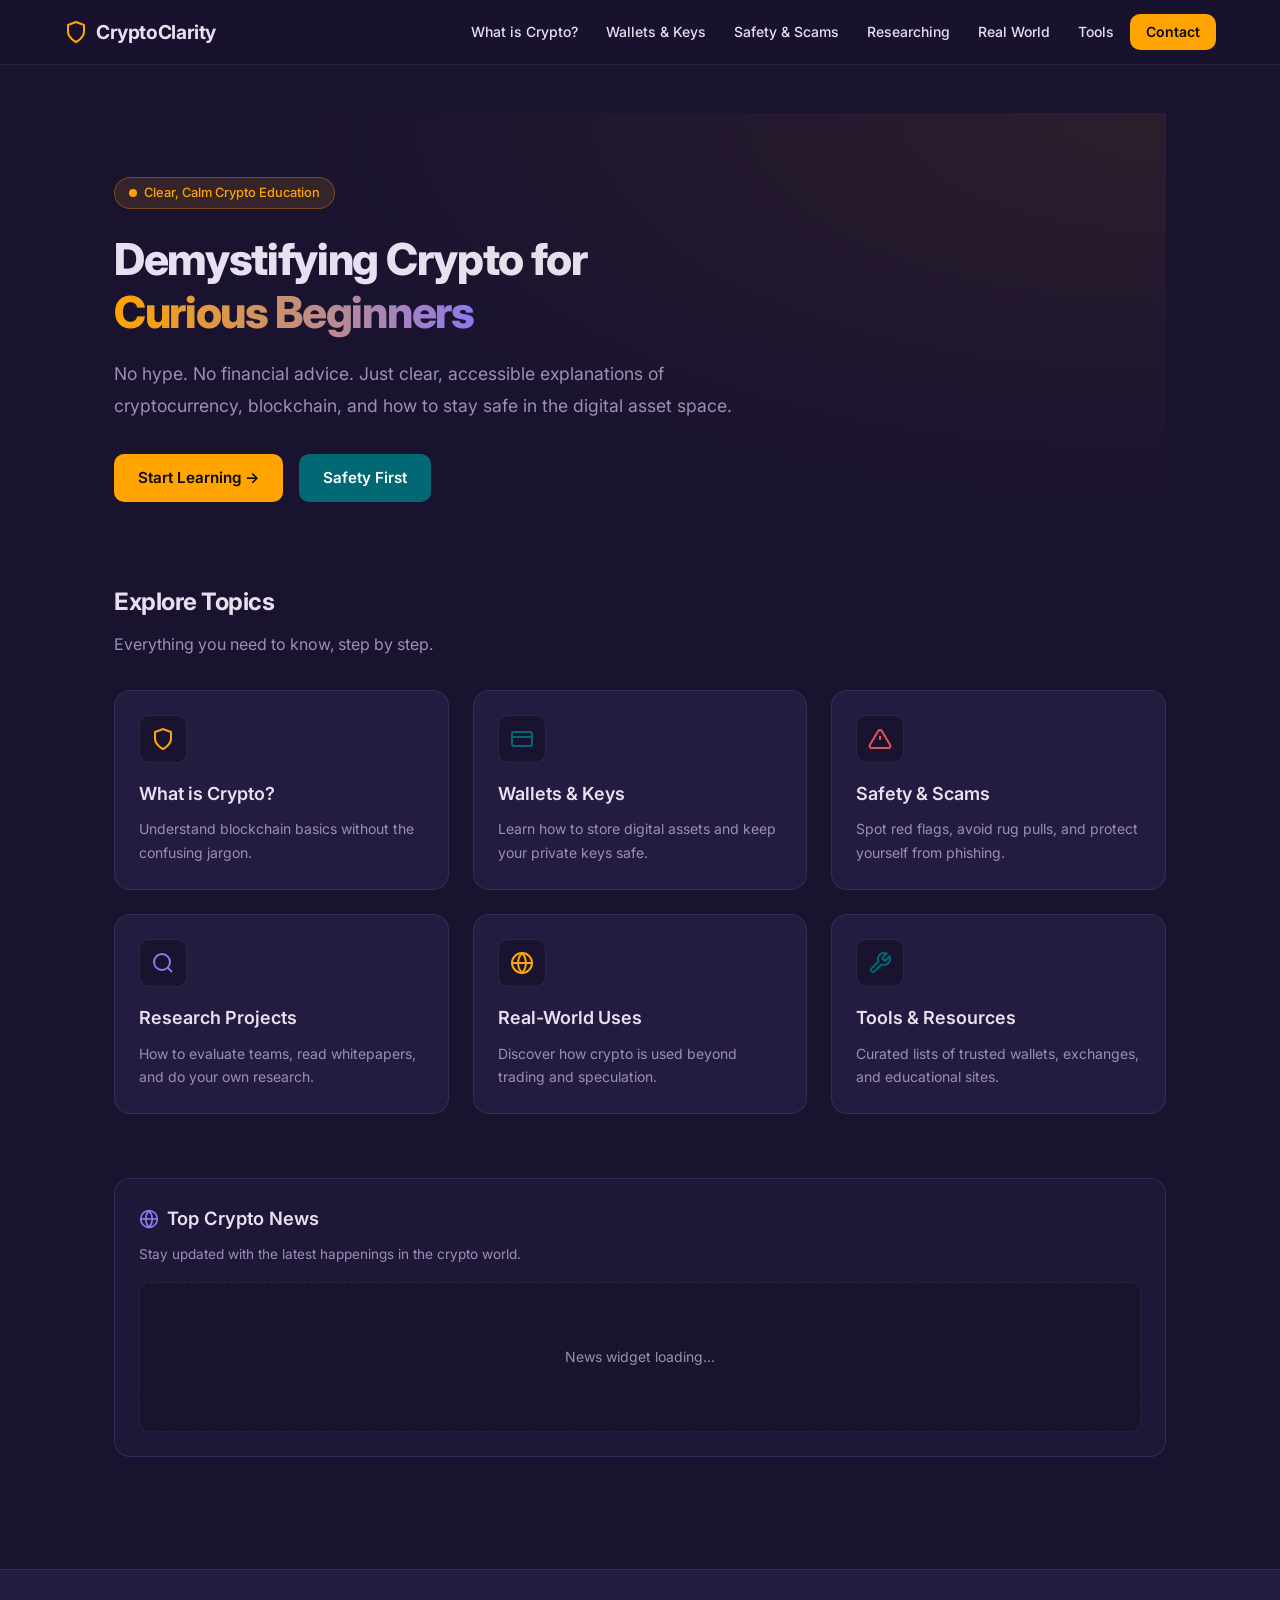
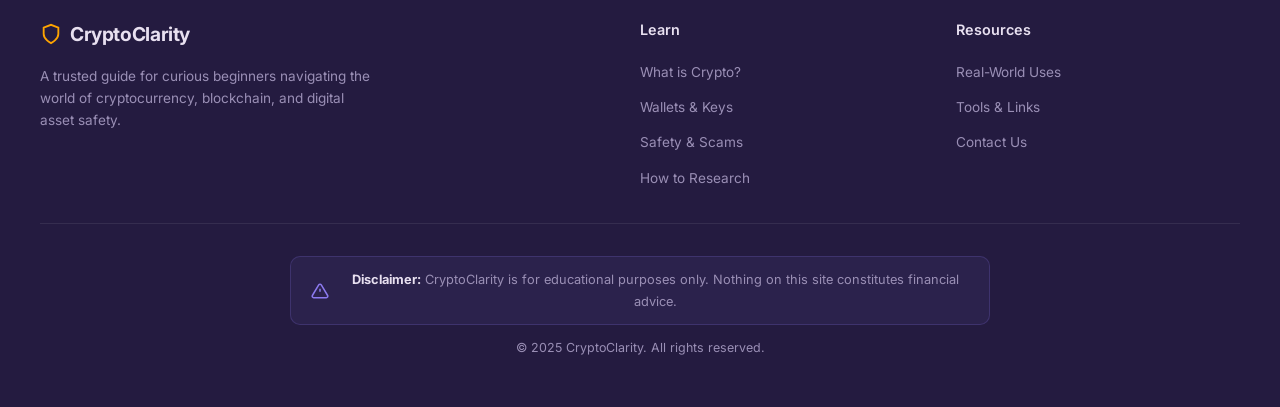
<file: index.html>
<!DOCTYPE html>
<html lang="en">
<head>
  <meta charset="UTF-8" />
  <meta name="viewport" content="width=device-width, initial-scale=1.0" />
  <title>CryptoClarity – Beginner's Guide to Cryptocurrency</title>
  <meta name="description" content="No hype. No financial advice. Just clear, accessible explanations of cryptocurrency, blockchain, and how to stay safe." />
  <link rel="stylesheet" href="styles.css" />
</head>
<body>

<!-- ═══════════════════════ HEADER ═══════════════════════ -->
<header>
  <div class="nav-inner">
    <a href="index.html" class="nav-logo">
      <svg xmlns="http://www.w3.org/2000/svg" width="24" height="24" fill="none" stroke="currentColor" stroke-width="2" stroke-linecap="round" stroke-linejoin="round" viewBox="0 0 24 24"><path d="M12 22s8-4 8-10V5l-8-3-8 3v7c0 6 8 10 8 10z"/></svg>
      CryptoClarity
    </a>
    <nav class="nav-links">
      <a href="what-is-crypto.html">What is Crypto?</a>
      <a href="wallets-and-keys.html">Wallets &amp; Keys</a>
      <a href="safety-and-scams.html">Safety &amp; Scams</a>
      <a href="research-projects.html">Researching</a>
      <a href="real-world-uses.html">Real World</a>
      <a href="tools-and-resources.html">Tools</a>
      <a href="contact.html" class="btn-contact">Contact</a>
    </nav>
    <button class="hamburger" aria-label="Toggle menu" onclick="document.getElementById('mobileNav').classList.toggle('open')">
      <svg xmlns="http://www.w3.org/2000/svg" width="24" height="24" fill="none" stroke="currentColor" stroke-width="2" viewBox="0 0 24 24"><line x1="3" y1="12" x2="21" y2="12"/><line x1="3" y1="6" x2="21" y2="6"/><line x1="3" y1="18" x2="21" y2="18"/></svg>
    </button>
  </div>
  <nav class="mobile-nav" id="mobileNav">
    <a href="index.html" class="active">Home</a>
    <a href="what-is-crypto.html">What is Crypto?</a>
    <a href="wallets-and-keys.html">Wallets &amp; Keys</a>
    <a href="safety-and-scams.html">Safety &amp; Scams</a>
    <a href="research-projects.html">Researching</a>
    <a href="real-world-uses.html">Real World</a>
    <a href="tools-and-resources.html">Tools</a>
    <a href="contact.html">Contact</a>
  </nav>
</header>

<!-- ═══════════════════════ MAIN ═══════════════════════ -->
<main>
  <div class="page-content-wide">

    <!-- Hero -->
    <section class="hero-section">
      <div class="badge badge-primary" style="margin-bottom:1.5rem;">
        <span style="width:8px;height:8px;border-radius:50%;background:var(--primary);display:inline-block;"></span>
        Clear, Calm Crypto Education
      </div>
      <h1 style="margin-bottom:1.25rem;">
        Demystifying Crypto for<br>
        <span style="background:linear-gradient(90deg,var(--primary),var(--accent));-webkit-background-clip:text;-webkit-text-fill-color:transparent;background-clip:text;">Curious Beginners</span>
      </h1>
      <p style="font-size:1.1rem;color:var(--muted);max-width:620px;margin-bottom:2rem;line-height:1.8;">
        No hype. No financial advice. Just clear, accessible explanations of cryptocurrency, blockchain, and how to stay safe in the digital asset space.
      </p>
      <div style="display:flex;gap:1rem;flex-wrap:wrap;">
        <a href="what-is-crypto.html" class="btn btn-primary">Start Learning &rarr;</a>
        <a href="safety-and-scams.html" class="btn btn-secondary">Safety First</a>
      </div>
    </section>

    <!-- Topics Grid -->
    <section style="margin-bottom:4rem;">
      <h2 style="margin-bottom:0.5rem;">Explore Topics</h2>
      <p style="color:var(--muted);margin-bottom:2rem;">Everything you need to know, step by step.</p>
      <div class="grid-3">

        <a href="what-is-crypto.html" style="text-decoration:none;">
          <div class="card" style="height:100%;">
            <div style="width:48px;height:48px;border-radius:10px;background:var(--bg);border:1px solid var(--border);display:flex;align-items:center;justify-content:center;margin-bottom:1rem;">
              <svg xmlns="http://www.w3.org/2000/svg" width="24" height="24" fill="none" stroke="var(--primary)" stroke-width="2" viewBox="0 0 24 24"><path d="M12 22s8-4 8-10V5l-8-3-8 3v7c0 6 8 10 8 10z"/></svg>
            </div>
            <div class="card-title">What is Crypto?</div>
            <div class="card-desc">Understand blockchain basics without the confusing jargon.</div>
          </div>
        </a>

        <a href="wallets-and-keys.html" style="text-decoration:none;">
          <div class="card" style="height:100%;">
            <div style="width:48px;height:48px;border-radius:10px;background:var(--bg);border:1px solid var(--border);display:flex;align-items:center;justify-content:center;margin-bottom:1rem;">
              <svg xmlns="http://www.w3.org/2000/svg" width="24" height="24" fill="none" stroke="var(--secondary)" stroke-width="2" viewBox="0 0 24 24"><rect x="2" y="5" width="20" height="14" rx="2"/><line x1="2" y1="10" x2="22" y2="10"/></svg>
            </div>
            <div class="card-title">Wallets &amp; Keys</div>
            <div class="card-desc">Learn how to store digital assets and keep your private keys safe.</div>
          </div>
        </a>

        <a href="safety-and-scams.html" style="text-decoration:none;">
          <div class="card" style="height:100%;">
            <div style="width:48px;height:48px;border-radius:10px;background:var(--bg);border:1px solid var(--border);display:flex;align-items:center;justify-content:center;margin-bottom:1rem;">
              <svg xmlns="http://www.w3.org/2000/svg" width="24" height="24" fill="none" stroke="var(--destructive)" stroke-width="2" viewBox="0 0 24 24"><path d="M10.29 3.86L1.82 18a2 2 0 0 0 1.71 3h16.94a2 2 0 0 0 1.71-3L13.71 3.86a2 2 0 0 0-3.42 0z"/><line x1="12" y1="9" x2="12" y2="13"/><line x1="12" y1="17" x2="12.01" y2="17"/></svg>
            </div>
            <div class="card-title">Safety &amp; Scams</div>
            <div class="card-desc">Spot red flags, avoid rug pulls, and protect yourself from phishing.</div>
          </div>
        </a>

        <a href="research-projects.html" style="text-decoration:none;">
          <div class="card" style="height:100%;">
            <div style="width:48px;height:48px;border-radius:10px;background:var(--bg);border:1px solid var(--border);display:flex;align-items:center;justify-content:center;margin-bottom:1rem;">
              <svg xmlns="http://www.w3.org/2000/svg" width="24" height="24" fill="none" stroke="var(--accent)" stroke-width="2" viewBox="0 0 24 24"><circle cx="11" cy="11" r="8"/><line x1="21" y1="21" x2="16.65" y2="16.65"/></svg>
            </div>
            <div class="card-title">Research Projects</div>
            <div class="card-desc">How to evaluate teams, read whitepapers, and do your own research.</div>
          </div>
        </a>

        <a href="real-world-uses.html" style="text-decoration:none;">
          <div class="card" style="height:100%;">
            <div style="width:48px;height:48px;border-radius:10px;background:var(--bg);border:1px solid var(--border);display:flex;align-items:center;justify-content:center;margin-bottom:1rem;">
              <svg xmlns="http://www.w3.org/2000/svg" width="24" height="24" fill="none" stroke="var(--primary)" stroke-width="2" viewBox="0 0 24 24"><circle cx="12" cy="12" r="10"/><line x1="2" y1="12" x2="22" y2="12"/><path d="M12 2a15.3 15.3 0 0 1 4 10 15.3 15.3 0 0 1-4 10 15.3 15.3 0 0 1-4-10 15.3 15.3 0 0 1 4-10z"/></svg>
            </div>
            <div class="card-title">Real-World Uses</div>
            <div class="card-desc">Discover how crypto is used beyond trading and speculation.</div>
          </div>
        </a>

        <a href="tools-and-resources.html" style="text-decoration:none;">
          <div class="card" style="height:100%;">
            <div style="width:48px;height:48px;border-radius:10px;background:var(--bg);border:1px solid var(--border);display:flex;align-items:center;justify-content:center;margin-bottom:1rem;">
              <svg xmlns="http://www.w3.org/2000/svg" width="24" height="24" fill="none" stroke="var(--secondary)" stroke-width="2" viewBox="0 0 24 24"><path d="M14.7 6.3a1 1 0 0 0 0 1.4l1.6 1.6a1 1 0 0 0 1.4 0l3.77-3.77a6 6 0 0 1-7.94 7.94l-6.91 6.91a2.12 2.12 0 0 1-3-3l6.91-6.91a6 6 0 0 1 7.94-7.94l-3.76 3.76z"/></svg>
            </div>
            <div class="card-title">Tools &amp; Resources</div>
            <div class="card-desc">Curated lists of trusted wallets, exchanges, and educational sites.</div>
          </div>
        </a>

      </div>
    </section>

    <!-- News Widget Placeholder -->
    <section style="margin-bottom:2rem;">
      <div class="card" style="border-color:rgba(140,122,239,0.2);background:rgba(140,122,239,0.04);">
        <div style="display:flex;align-items:center;gap:0.5rem;margin-bottom:0.5rem;">
          <svg xmlns="http://www.w3.org/2000/svg" width="20" height="20" fill="none" stroke="var(--accent)" stroke-width="2" viewBox="0 0 24 24"><circle cx="12" cy="12" r="10"/><line x1="2" y1="12" x2="22" y2="12"/><path d="M12 2a15.3 15.3 0 0 1 4 10 15.3 15.3 0 0 1-4 10 15.3 15.3 0 0 1-4-10 15.3 15.3 0 0 1 4-10z"/></svg>
          <h3 style="color:var(--text);">Top Crypto News</h3>
        </div>
        <p style="font-size:0.85rem;color:var(--muted);margin-bottom:1rem;">Stay updated with the latest happenings in the crypto world.</p>
        <div id="crypto-news-widget" style="min-height:150px;border:1px dashed var(--border);border-radius:var(--radius);display:flex;align-items:center;justify-content:center;background:rgba(0,0,0,0.15);">
          <p style="color:var(--muted);font-size:0.875rem;">News widget loading...</p>
        </div>
      </div>
    </section>

  </div>
</main>

<!-- ═══════════════════════ FOOTER ═══════════════════════ -->
<footer>
  <div class="footer-inner">
    <div class="footer-brand">
      <a href="index.html" class="nav-logo">
        <svg xmlns="http://www.w3.org/2000/svg" width="22" height="22" fill="none" stroke="currentColor" stroke-width="2" viewBox="0 0 24 24"><path d="M12 22s8-4 8-10V5l-8-3-8 3v7c0 6 8 10 8 10z"/></svg>
        CryptoClarity
      </a>
      <p>A trusted guide for curious beginners navigating the world of cryptocurrency, blockchain, and digital asset safety.</p>
    </div>
    <div class="footer-col">
      <h4>Learn</h4>
      <ul>
        <li><a href="what-is-crypto.html">What is Crypto?</a></li>
        <li><a href="wallets-and-keys.html">Wallets &amp; Keys</a></li>
        <li><a href="safety-and-scams.html">Safety &amp; Scams</a></li>
        <li><a href="research-projects.html">How to Research</a></li>
      </ul>
    </div>
    <div class="footer-col">
      <h4>Resources</h4>
      <ul>
        <li><a href="real-world-uses.html">Real-World Uses</a></li>
        <li><a href="tools-and-resources.html">Tools &amp; Links</a></li>
        <li><a href="contact.html">Contact Us</a></li>
      </ul>
    </div>
  </div>
  <div class="footer-disclaimer">
    <div class="disclaimer-box">
      <svg xmlns="http://www.w3.org/2000/svg" width="18" height="18" fill="none" stroke="currentColor" stroke-width="2" viewBox="0 0 24 24"><path d="M10.29 3.86L1.82 18a2 2 0 0 0 1.71 3h16.94a2 2 0 0 0 1.71-3L13.71 3.86a2 2 0 0 0-3.42 0z"/><line x1="12" y1="9" x2="12" y2="13"/><line x1="12" y1="17" x2="12.01" y2="17"/></svg>
      <span><strong>Disclaimer:</strong> CryptoClarity is for educational purposes only. Nothing on this site constitutes financial advice.</span>
    </div>
    <p class="footer-copyright">&copy; 2025 CryptoClarity. All rights reserved.</p>
  </div>
</footer>

<script src="cryptoNews.js"></script>
</body>
</html>
</file>
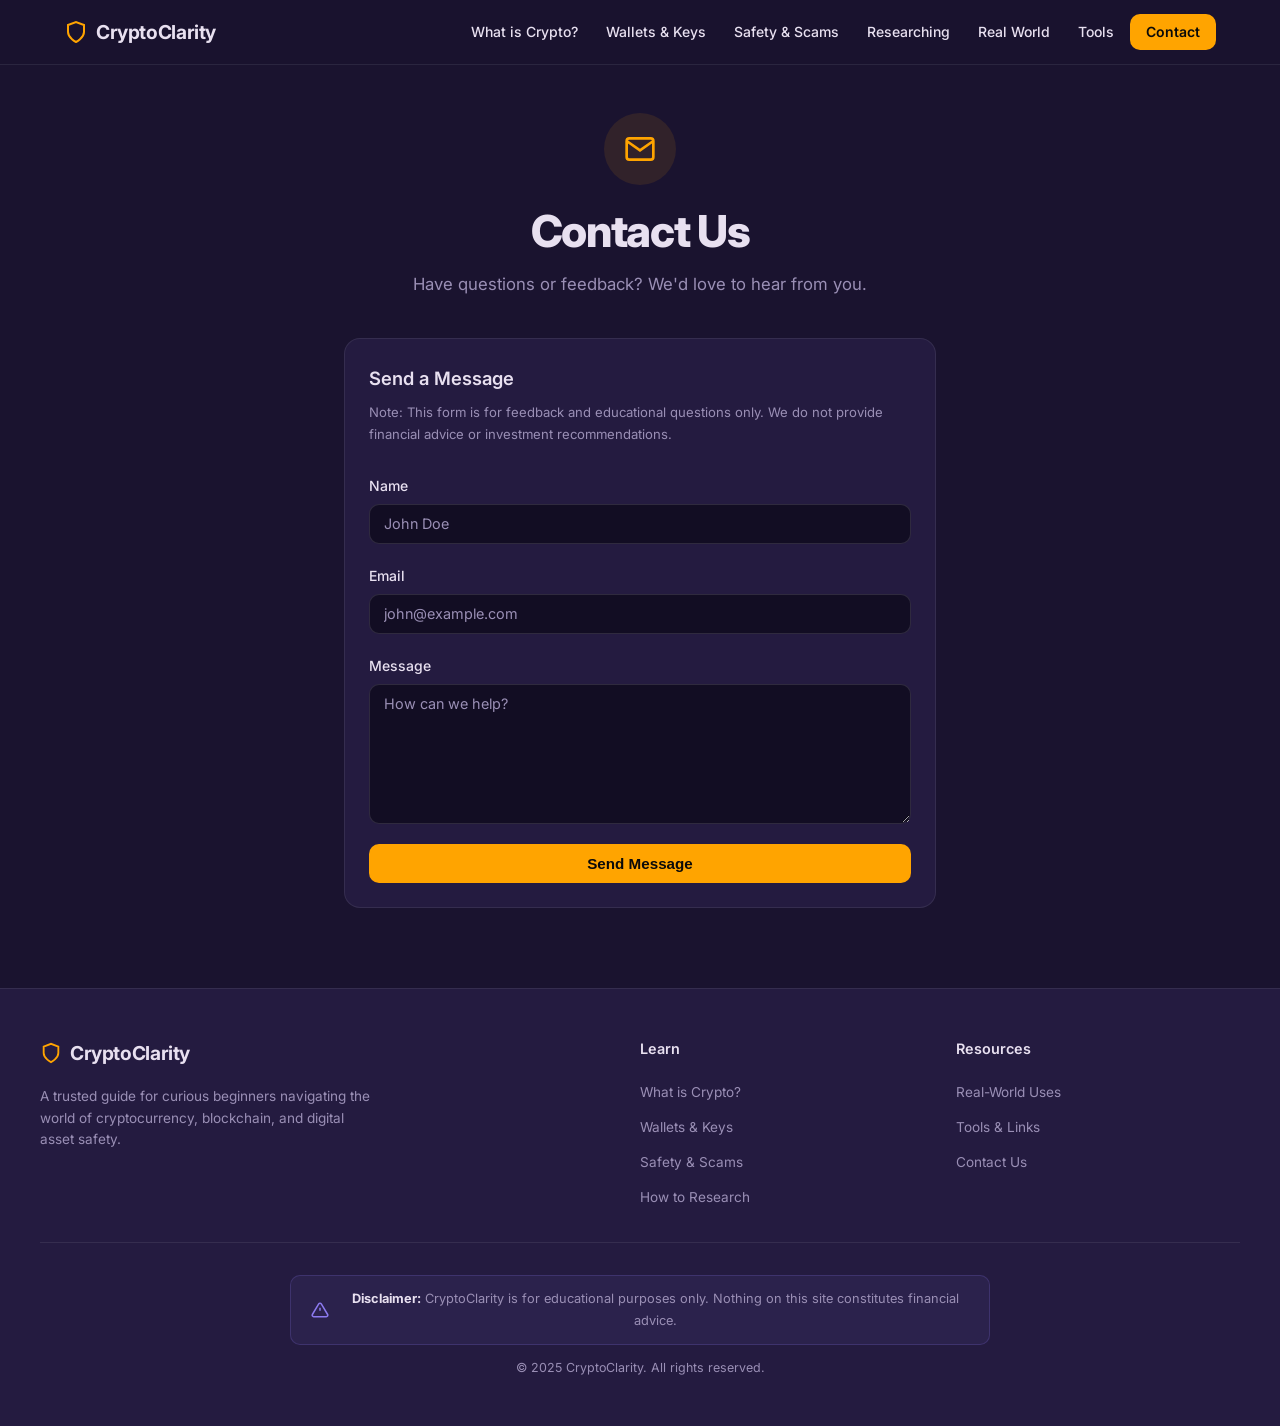
<file: contact - Copy.html>
<!DOCTYPE html>
<html lang="en">
<head>
  <meta charset="UTF-8" />
  <meta name="viewport" content="width=device-width, initial-scale=1.0" />
  <title>Contact / Feedback – CryptoClarity</title>
  <meta name="description" content="Have a question or feedback about CryptoClarity? Send us a message using the form below." />
  <link rel="stylesheet" href="styles.css" />
</head>
<body>

<header>
  <div class="nav-inner">
    <a href="index.html" class="nav-logo">
      <svg xmlns="http://www.w3.org/2000/svg" width="24" height="24" fill="none" stroke="currentColor" stroke-width="2" viewBox="0 0 24 24"><path d="M12 22s8-4 8-10V5l-8-3-8 3v7c0 6 8 10 8 10z"/></svg>
      CryptoClarity
    </a>
    <nav class="nav-links">
      <a href="what-is-crypto.html">What is Crypto?</a>
      <a href="wallets-and-keys.html">Wallets &amp; Keys</a>
      <a href="safety-and-scams.html">Safety &amp; Scams</a>
      <a href="research-projects.html">Researching</a>
      <a href="real-world-uses.html">Real World</a>
      <a href="tools-and-resources.html">Tools</a>
      <a href="contact.html" class="btn-contact active">Contact</a>
    </nav>
    <button class="hamburger" aria-label="Toggle menu" onclick="document.getElementById('mobileNav').classList.toggle('open')">
      <svg xmlns="http://www.w3.org/2000/svg" width="24" height="24" fill="none" stroke="currentColor" stroke-width="2" viewBox="0 0 24 24"><line x1="3" y1="12" x2="21" y2="12"/><line x1="3" y1="6" x2="21" y2="6"/><line x1="3" y1="18" x2="21" y2="18"/></svg>
    </button>
  </div>
  <nav class="mobile-nav" id="mobileNav">
    <a href="index.html">Home</a>
    <a href="what-is-crypto.html">What is Crypto?</a>
    <a href="wallets-and-keys.html">Wallets &amp; Keys</a>
    <a href="safety-and-scams.html">Safety &amp; Scams</a>
    <a href="research-projects.html">Researching</a>
    <a href="real-world-uses.html">Real World</a>
    <a href="tools-and-resources.html">Tools</a>
    <a href="contact.html" class="active">Contact</a>
  </nav>
</header>

<main>
  <div class="page-content" style="max-width:640px;">

    <!-- Header -->
    <div style="text-align:center;margin-bottom:2.5rem;">
      <div style="display:inline-flex;align-items:center;justify-content:center;background:rgba(255,164,0,0.1);border-radius:50%;width:72px;height:72px;margin-bottom:1.25rem;">
        <svg xmlns="http://www.w3.org/2000/svg" width="32" height="32" fill="none" stroke="var(--primary)" stroke-width="2" viewBox="0 0 24 24"><path d="M4 4h16c1.1 0 2 .9 2 2v12c0 1.1-.9 2-2 2H4c-1.1 0-2-.9-2-2V6c0-1.1.9-2 2-2z"/><polyline points="22,6 12,13 2,6"/></svg>
      </div>
      <h1 style="margin-bottom:0.75rem;">Contact Us</h1>
      <p style="font-size:1.05rem;color:var(--muted);">Have questions or feedback? We'd love to hear from you.</p>
    </div>

    <!-- Form Card -->
    <div class="card" id="formCard">
      <h3 style="margin-bottom:0.4rem;">Send a Message</h3>
      <p style="font-size:0.82rem;color:var(--muted);margin-bottom:1.75rem;">
        Note: This form is for feedback and educational questions only. We do not provide financial advice or investment recommendations.
      </p>

      <form id="contactForm" onsubmit="handleSubmit(event)" novalidate style="display:flex;flex-direction:column;gap:1.25rem;">

        <div class="form-group">
          <label class="form-label" for="name">Name</label>
          <input class="form-input" type="text" id="name" name="name" placeholder="John Doe" data-testid="input-name" />
          <span class="form-error" id="nameError" style="display:none;">Name must be at least 2 characters.</span>
        </div>

        <div class="form-group">
          <label class="form-label" for="email">Email</label>
          <input class="form-input" type="email" id="email" name="email" placeholder="john@example.com" data-testid="input-email" />
          <span class="form-error" id="emailError" style="display:none;">Please enter a valid email address.</span>
        </div>

        <div class="form-group">
          <label class="form-label" for="message">Message</label>
          <textarea class="form-textarea" id="message" name="message" placeholder="How can we help?" data-testid="input-message"></textarea>
          <span class="form-error" id="messageError" style="display:none;">Message must be at least 10 characters.</span>
        </div>

        <button type="submit" class="btn btn-primary" style="width:100%;justify-content:center;" data-testid="button-submit">
          Send Message
        </button>

      </form>

      <!-- Success State (hidden by default) -->
      <div id="successState" style="display:none;" class="success-box">
        <svg xmlns="http://www.w3.org/2000/svg" fill="none" stroke="currentColor" stroke-width="2" viewBox="0 0 24 24"><path d="M22 11.08V12a10 10 0 1 1-5.93-9.14"/><polyline points="22 4 12 14.01 9 11.01"/></svg>
        <h3>Message Sent!</h3>
        <p style="color:var(--muted);">Thank you for reaching out. We will get back to you shortly.</p>
        <button class="btn btn-outline" style="margin-top:1rem;" onclick="resetForm()">Send Another Message</button>
      </div>

    </div>

  </div>
</main>

<footer>
  <div class="footer-inner">
    <div class="footer-brand">
      <a href="index.html" class="nav-logo" style="margin-bottom:1rem;display:inline-flex;">
        <svg xmlns="http://www.w3.org/2000/svg" width="22" height="22" fill="none" stroke="currentColor" stroke-width="2" viewBox="0 0 24 24"><path d="M12 22s8-4 8-10V5l-8-3-8 3v7c0 6 8 10 8 10z"/></svg>
        CryptoClarity
      </a>
      <p>A trusted guide for curious beginners navigating the world of cryptocurrency, blockchain, and digital asset safety.</p>
    </div>
    <div class="footer-col">
      <h4>Learn</h4>
      <ul>
        <li><a href="what-is-crypto.html">What is Crypto?</a></li>
        <li><a href="wallets-and-keys.html">Wallets &amp; Keys</a></li>
        <li><a href="safety-and-scams.html">Safety &amp; Scams</a></li>
        <li><a href="research-projects.html">How to Research</a></li>
      </ul>
    </div>
    <div class="footer-col">
      <h4>Resources</h4>
      <ul>
        <li><a href="real-world-uses.html">Real-World Uses</a></li>
        <li><a href="tools-and-resources.html">Tools &amp; Links</a></li>
        <li><a href="contact.html">Contact Us</a></li>
      </ul>
    </div>
  </div>
  <div class="footer-disclaimer">
    <div class="disclaimer-box">
      <svg xmlns="http://www.w3.org/2000/svg" width="18" height="18" fill="none" stroke="currentColor" stroke-width="2" viewBox="0 0 24 24"><path d="M10.29 3.86L1.82 18a2 2 0 0 0 1.71 3h16.94a2 2 0 0 0 1.71-3L13.71 3.86a2 2 0 0 0-3.42 0z"/><line x1="12" y1="9" x2="12" y2="13"/><line x1="12" y1="17" x2="12.01" y2="17"/></svg>
      <span><strong>Disclaimer:</strong> CryptoClarity is for educational purposes only. Nothing on this site constitutes financial advice.</span>
    </div>
    <p class="footer-copyright">&copy; 2025 CryptoClarity. All rights reserved.</p>
  </div>
</footer>

<script>
function handleSubmit(e) {
  e.preventDefault();
  let valid = true;

  const name = document.getElementById('name').value.trim();
  const email = document.getElementById('email').value.trim();
  const message = document.getElementById('message').value.trim();

  const nameError = document.getElementById('nameError');
  const emailError = document.getElementById('emailError');
  const messageError = document.getElementById('messageError');

  // Reset errors
  nameError.style.display = 'none';
  emailError.style.display = 'none';
  messageError.style.display = 'none';

  if (name.length < 2) {
    nameError.style.display = 'block';
    valid = false;
  }
  if (!/^[^\s@]+@[^\s@]+\.[^\s@]+$/.test(email)) {
    emailError.style.display = 'block';
    valid = false;
  }
  if (message.length < 10) {
    messageError.style.display = 'block';
    valid = false;
  }

  if (valid) {
    console.log('Form submitted:', { name, email, message });
    document.getElementById('contactForm').style.display = 'none';
    document.querySelector('h3').style.display = 'none';
    document.querySelector('.card > p').style.display = 'none';
    document.getElementById('successState').style.display = 'flex';
  }
}

function resetForm() {
  document.getElementById('contactForm').reset();
  document.getElementById('contactForm').style.display = 'flex';
  document.querySelector('h3').style.display = 'block';
  document.querySelector('.card > p').style.display = 'block';
  document.getElementById('successState').style.display = 'none';
}
</script>

</body>
</html>
</file>
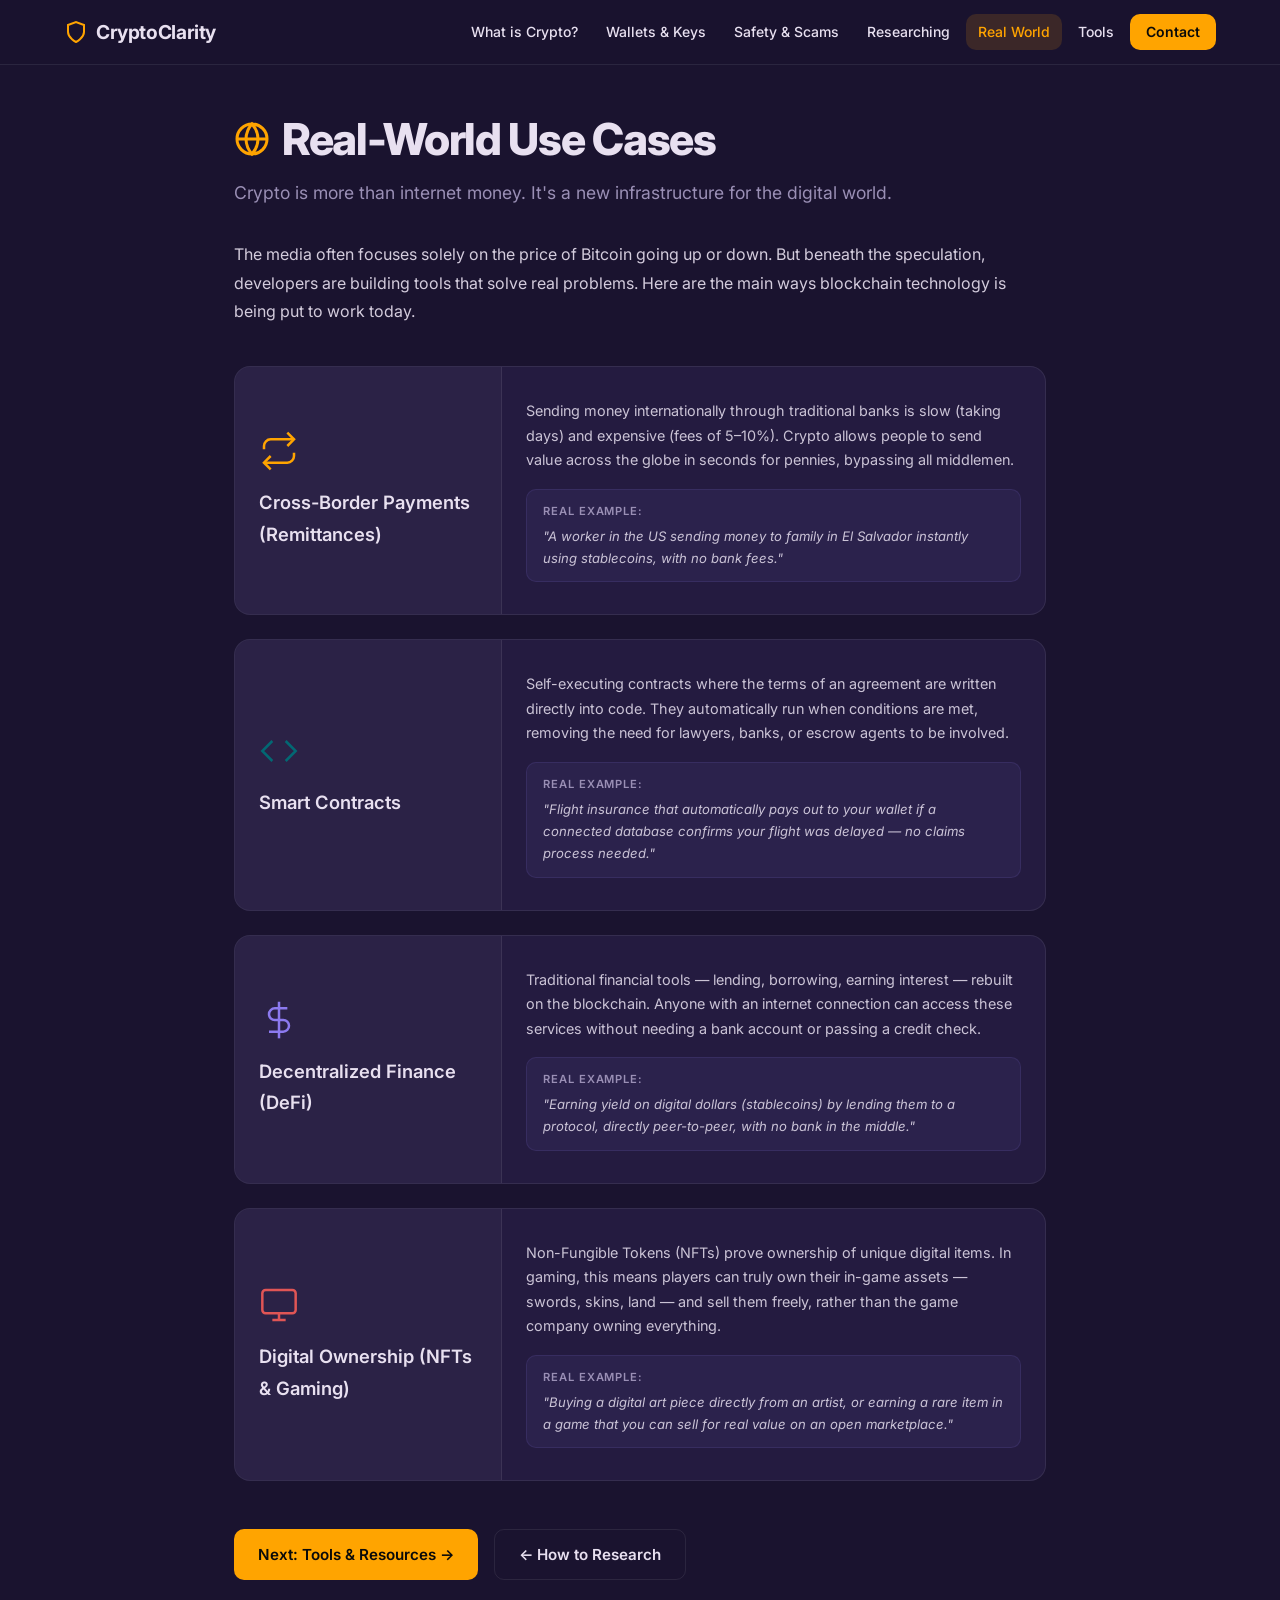
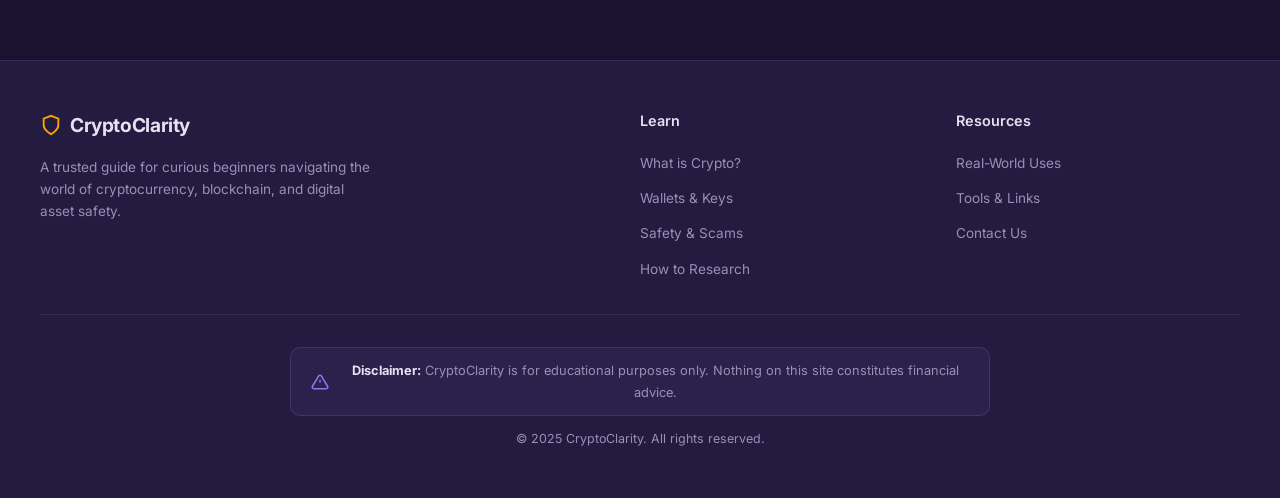
<file: real-world-uses.html>
<!DOCTYPE html>
<html lang="en">
<head>
  <meta charset="UTF-8" />
  <meta name="viewport" content="width=device-width, initial-scale=1.0" />
  <title>Real-World Use Cases – CryptoClarity</title>
  <meta name="description" content="Discover how cryptocurrency is used in payments, remittances, gaming, smart contracts, DeFi, and decentralized apps beyond trading." />
  <link rel="stylesheet" href="styles.css" />
</head>
<body>

<header>
  <div class="nav-inner">
    <a href="index.html" class="nav-logo">
      <svg xmlns="http://www.w3.org/2000/svg" width="24" height="24" fill="none" stroke="currentColor" stroke-width="2" viewBox="0 0 24 24"><path d="M12 22s8-4 8-10V5l-8-3-8 3v7c0 6 8 10 8 10z"/></svg>
      CryptoClarity
    </a>
    <nav class="nav-links">
      <a href="what-is-crypto.html">What is Crypto?</a>
      <a href="wallets-and-keys.html">Wallets &amp; Keys</a>
      <a href="safety-and-scams.html">Safety &amp; Scams</a>
      <a href="research-projects.html">Researching</a>
      <a href="real-world-uses.html" class="active">Real World</a>
      <a href="tools-and-resources.html">Tools</a>
      <a href="contact.html" class="btn-contact">Contact</a>
    </nav>
    <button class="hamburger" aria-label="Toggle menu" onclick="document.getElementById('mobileNav').classList.toggle('open')">
      <svg xmlns="http://www.w3.org/2000/svg" width="24" height="24" fill="none" stroke="currentColor" stroke-width="2" viewBox="0 0 24 24"><line x1="3" y1="12" x2="21" y2="12"/><line x1="3" y1="6" x2="21" y2="6"/><line x1="3" y1="18" x2="21" y2="18"/></svg>
    </button>
  </div>
  <nav class="mobile-nav" id="mobileNav">
    <a href="index.html">Home</a>
    <a href="what-is-crypto.html">What is Crypto?</a>
    <a href="wallets-and-keys.html">Wallets &amp; Keys</a>
    <a href="safety-and-scams.html">Safety &amp; Scams</a>
    <a href="research-projects.html">Researching</a>
    <a href="real-world-uses.html" class="active">Real World</a>
    <a href="tools-and-resources.html">Tools</a>
    <a href="contact.html">Contact</a>
  </nav>
</header>

<main>
  <div class="page-content">

    <div style="display:flex;align-items:center;gap:0.75rem;margin-bottom:0.75rem;">
      <svg xmlns="http://www.w3.org/2000/svg" width="36" height="36" fill="none" stroke="var(--primary)" stroke-width="2" viewBox="0 0 24 24"><circle cx="12" cy="12" r="10"/><line x1="2" y1="12" x2="22" y2="12"/><path d="M12 2a15.3 15.3 0 0 1 4 10 15.3 15.3 0 0 1-4 10 15.3 15.3 0 0 1-4-10 15.3 15.3 0 0 1 4-10z"/></svg>
      <h1>Real-World Use Cases</h1>
    </div>
    <p style="font-size:1.1rem;color:var(--muted);margin-bottom:2rem;">Crypto is more than internet money. It's a new infrastructure for the digital world.</p>

    <p style="color:rgba(232,224,240,0.9);line-height:1.8;margin-bottom:2.5rem;">
      The media often focuses solely on the price of Bitcoin going up or down. But beneath the speculation, developers are building tools that solve real problems.
      Here are the main ways blockchain technology is being put to work today.
    </p>

    <!-- Use Cases -->
    <section style="display:flex;flex-direction:column;gap:1.5rem;margin-bottom:2.5rem;">

      <div class="use-card">
        <div class="use-card-label">
          <svg xmlns="http://www.w3.org/2000/svg" width="40" height="40" fill="none" stroke="var(--primary)" stroke-width="1.5" viewBox="0 0 24 24"><polyline points="17 1 21 5 17 9"/><path d="M3 11V9a4 4 0 0 1 4-4h14"/><polyline points="7 23 3 19 7 15"/><path d="M21 13v2a4 4 0 0 1-4 4H3"/></svg>
          <h3>Cross-Border Payments (Remittances)</h3>
        </div>
        <div class="use-card-body">
          <p>Sending money internationally through traditional banks is slow (taking days) and expensive (fees of 5–10%). Crypto allows people to send value across the globe in seconds for pennies, bypassing all middlemen.</p>
          <div class="use-card-example">
            <span>Real Example:</span>
            "A worker in the US sending money to family in El Salvador instantly using stablecoins, with no bank fees."
          </div>
        </div>
      </div>

      <div class="use-card">
        <div class="use-card-label">
          <svg xmlns="http://www.w3.org/2000/svg" width="40" height="40" fill="none" stroke="var(--secondary)" stroke-width="1.5" viewBox="0 0 24 24"><polyline points="16 18 22 12 16 6"/><polyline points="8 6 2 12 8 18"/></svg>
          <h3>Smart Contracts</h3>
        </div>
        <div class="use-card-body">
          <p>Self-executing contracts where the terms of an agreement are written directly into code. They automatically run when conditions are met, removing the need for lawyers, banks, or escrow agents to be involved.</p>
          <div class="use-card-example">
            <span>Real Example:</span>
            "Flight insurance that automatically pays out to your wallet if a connected database confirms your flight was delayed — no claims process needed."
          </div>
        </div>
      </div>

      <div class="use-card">
        <div class="use-card-label">
          <svg xmlns="http://www.w3.org/2000/svg" width="40" height="40" fill="none" stroke="var(--accent)" stroke-width="1.5" viewBox="0 0 24 24"><line x1="12" y1="1" x2="12" y2="23"/><path d="M17 5H9.5a3.5 3.5 0 0 0 0 7h5a3.5 3.5 0 0 1 0 7H6"/></svg>
          <h3>Decentralized Finance (DeFi)</h3>
        </div>
        <div class="use-card-body">
          <p>Traditional financial tools — lending, borrowing, earning interest — rebuilt on the blockchain. Anyone with an internet connection can access these services without needing a bank account or passing a credit check.</p>
          <div class="use-card-example">
            <span>Real Example:</span>
            "Earning yield on digital dollars (stablecoins) by lending them to a protocol, directly peer-to-peer, with no bank in the middle."
          </div>
        </div>
      </div>

      <div class="use-card">
        <div class="use-card-label">
          <svg xmlns="http://www.w3.org/2000/svg" width="40" height="40" fill="none" stroke="var(--destructive)" stroke-width="1.5" viewBox="0 0 24 24"><rect x="2" y="3" width="20" height="14" rx="2" ry="2"/><line x1="8" y1="21" x2="16" y2="21"/><line x1="12" y1="17" x2="12" y2="21"/></svg>
          <h3>Digital Ownership (NFTs &amp; Gaming)</h3>
        </div>
        <div class="use-card-body">
          <p>Non-Fungible Tokens (NFTs) prove ownership of unique digital items. In gaming, this means players can truly own their in-game assets — swords, skins, land — and sell them freely, rather than the game company owning everything.</p>
          <div class="use-card-example">
            <span>Real Example:</span>
            "Buying a digital art piece directly from an artist, or earning a rare item in a game that you can sell for real value on an open marketplace."
          </div>
        </div>
      </div>

    </section>

    <div style="display:flex;gap:1rem;margin-top:3rem;">
      <a href="tools-and-resources.html" class="btn btn-primary">Next: Tools &amp; Resources &rarr;</a>
      <a href="research-projects.html" class="btn btn-outline">&larr; How to Research</a>
    </div>

  </div>
</main>

<footer>
  <div class="footer-inner">
    <div class="footer-brand">
      <a href="index.html" class="nav-logo" style="margin-bottom:1rem;display:inline-flex;">
        <svg xmlns="http://www.w3.org/2000/svg" width="22" height="22" fill="none" stroke="currentColor" stroke-width="2" viewBox="0 0 24 24"><path d="M12 22s8-4 8-10V5l-8-3-8 3v7c0 6 8 10 8 10z"/></svg>
        CryptoClarity
      </a>
      <p>A trusted guide for curious beginners navigating the world of cryptocurrency, blockchain, and digital asset safety.</p>
    </div>
    <div class="footer-col">
      <h4>Learn</h4>
      <ul>
        <li><a href="what-is-crypto.html">What is Crypto?</a></li>
        <li><a href="wallets-and-keys.html">Wallets &amp; Keys</a></li>
        <li><a href="safety-and-scams.html">Safety &amp; Scams</a></li>
        <li><a href="research-projects.html">How to Research</a></li>
      </ul>
    </div>
    <div class="footer-col">
      <h4>Resources</h4>
      <ul>
        <li><a href="real-world-uses.html">Real-World Uses</a></li>
        <li><a href="tools-and-resources.html">Tools &amp; Links</a></li>
        <li><a href="contact.html">Contact Us</a></li>
      </ul>
    </div>
  </div>
  <div class="footer-disclaimer">
    <div class="disclaimer-box">
      <svg xmlns="http://www.w3.org/2000/svg" width="18" height="18" fill="none" stroke="currentColor" stroke-width="2" viewBox="0 0 24 24"><path d="M10.29 3.86L1.82 18a2 2 0 0 0 1.71 3h16.94a2 2 0 0 0 1.71-3L13.71 3.86a2 2 0 0 0-3.42 0z"/><line x1="12" y1="9" x2="12" y2="13"/><line x1="12" y1="17" x2="12.01" y2="17"/></svg>
      <span><strong>Disclaimer:</strong> CryptoClarity is for educational purposes only. Nothing on this site constitutes financial advice.</span>
    </div>
    <p class="footer-copyright">&copy; 2025 CryptoClarity. All rights reserved.</p>
  </div>
</footer>

</body>
</html>
</file>
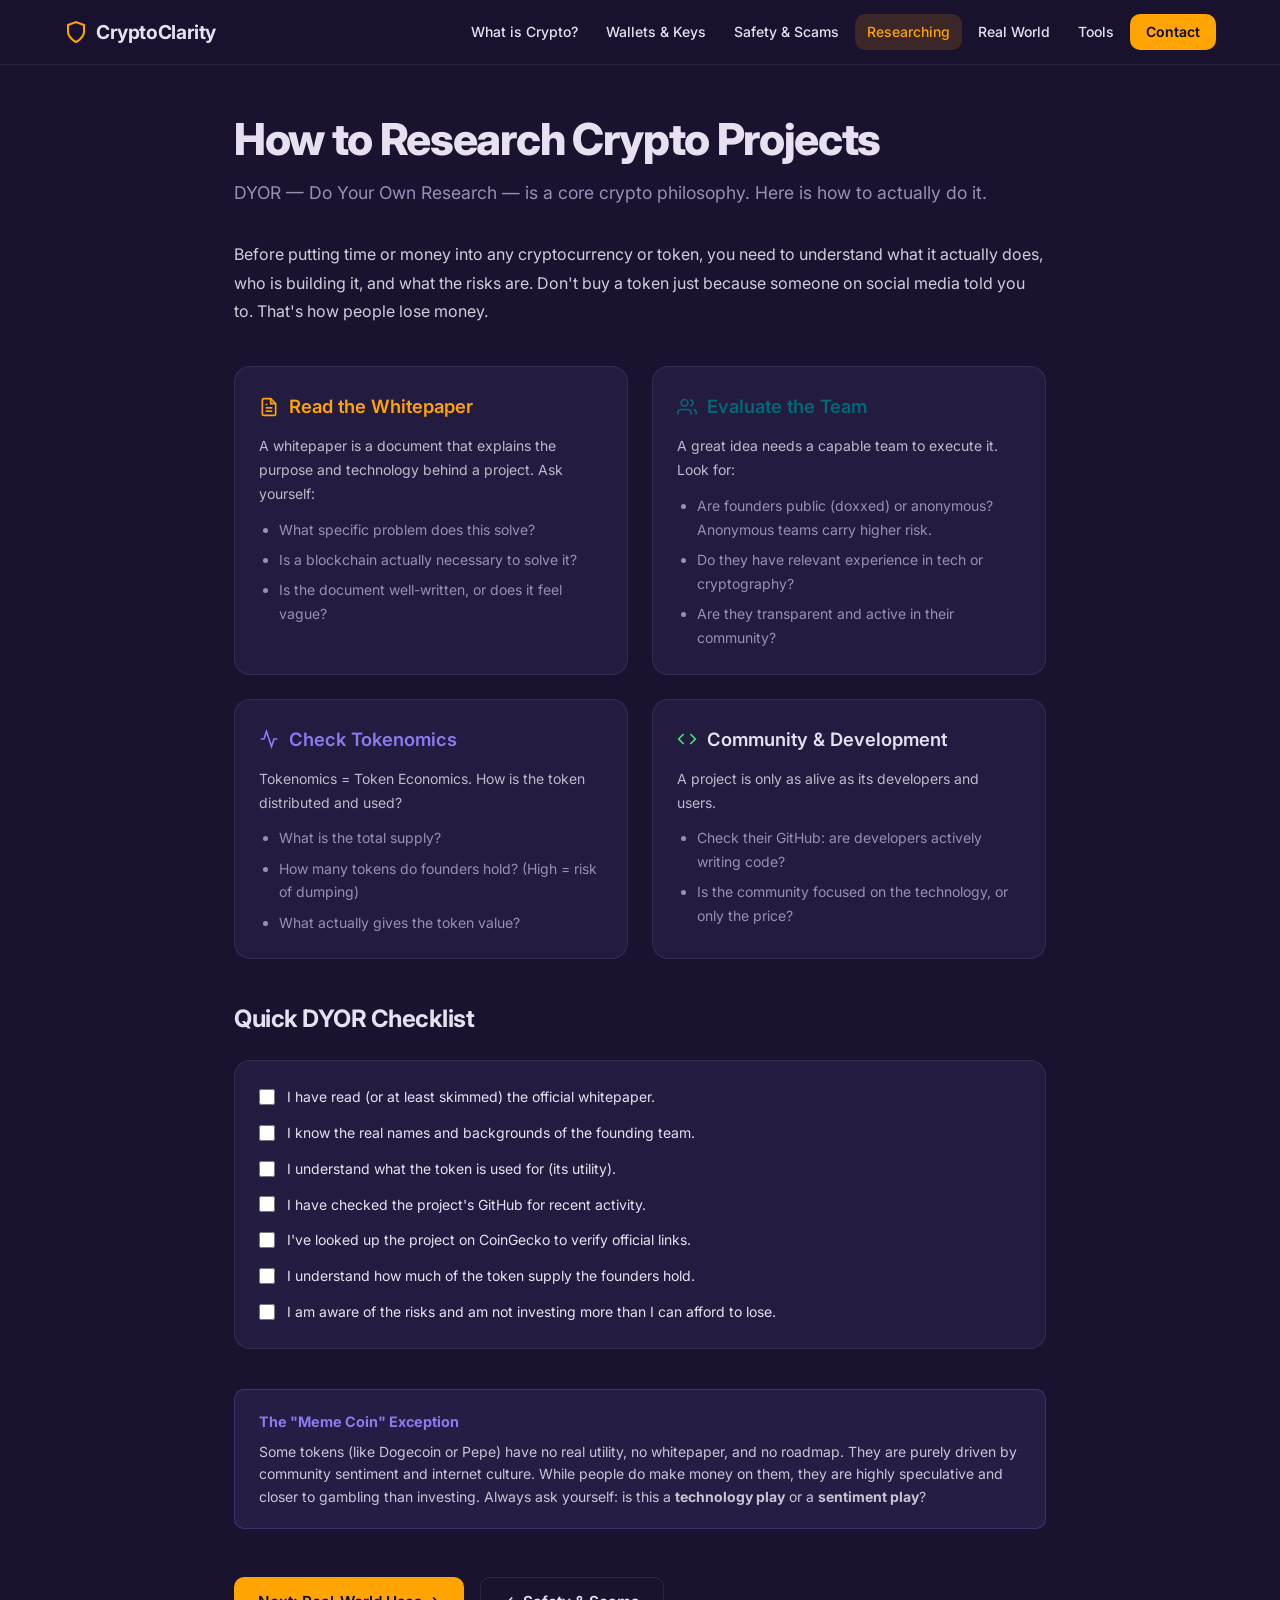
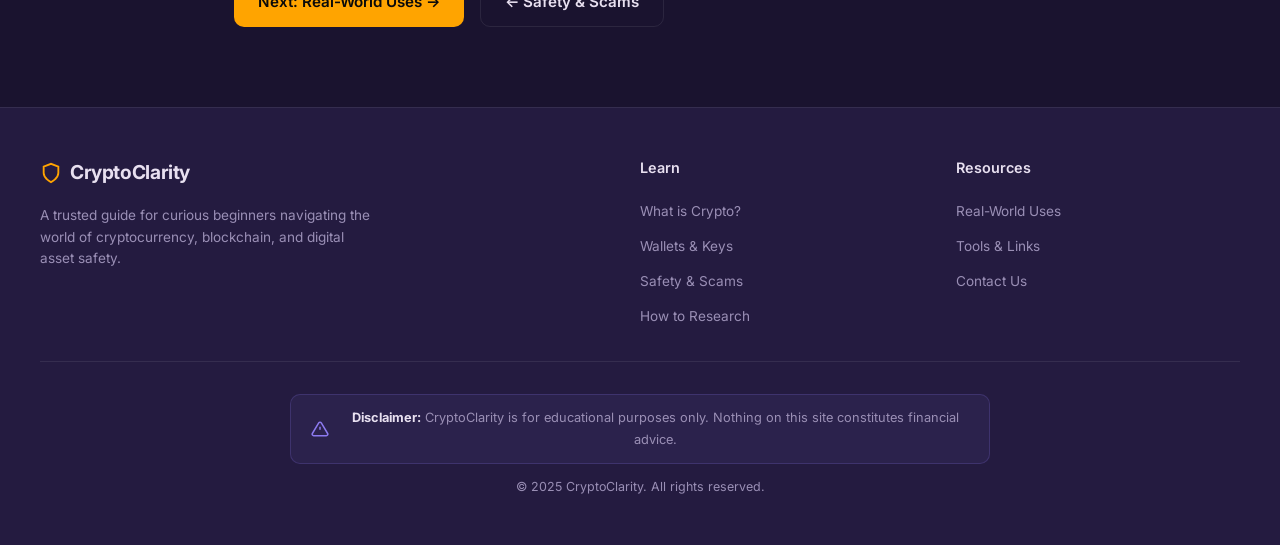
<file: research-projects.html>
<!DOCTYPE html>
<html lang="en">
<head>
  <meta charset="UTF-8" />
  <meta name="viewport" content="width=device-width, initial-scale=1.0" />
  <title>How to Research Crypto Projects – CryptoClarity</title>
  <meta name="description" content="Learn how to DYOR (Do Your Own Research) — read whitepapers, evaluate teams, check tokenomics, and understand risk factors in crypto projects." />
  <link rel="stylesheet" href="styles.css" />
</head>
<body>

<header>
  <div class="nav-inner">
    <a href="index.html" class="nav-logo">
      <svg xmlns="http://www.w3.org/2000/svg" width="24" height="24" fill="none" stroke="currentColor" stroke-width="2" viewBox="0 0 24 24"><path d="M12 22s8-4 8-10V5l-8-3-8 3v7c0 6 8 10 8 10z"/></svg>
      CryptoClarity
    </a>
    <nav class="nav-links">
      <a href="what-is-crypto.html">What is Crypto?</a>
      <a href="wallets-and-keys.html">Wallets &amp; Keys</a>
      <a href="safety-and-scams.html">Safety &amp; Scams</a>
      <a href="research-projects.html" class="active">Researching</a>
      <a href="real-world-uses.html">Real World</a>
      <a href="tools-and-resources.html">Tools</a>
      <a href="contact.html" class="btn-contact">Contact</a>
    </nav>
    <button class="hamburger" aria-label="Toggle menu" onclick="document.getElementById('mobileNav').classList.toggle('open')">
      <svg xmlns="http://www.w3.org/2000/svg" width="24" height="24" fill="none" stroke="currentColor" stroke-width="2" viewBox="0 0 24 24"><line x1="3" y1="12" x2="21" y2="12"/><line x1="3" y1="6" x2="21" y2="6"/><line x1="3" y1="18" x2="21" y2="18"/></svg>
    </button>
  </div>
  <nav class="mobile-nav" id="mobileNav">
    <a href="index.html">Home</a>
    <a href="what-is-crypto.html">What is Crypto?</a>
    <a href="wallets-and-keys.html">Wallets &amp; Keys</a>
    <a href="safety-and-scams.html">Safety &amp; Scams</a>
    <a href="research-projects.html" class="active">Researching</a>
    <a href="real-world-uses.html">Real World</a>
    <a href="tools-and-resources.html">Tools</a>
    <a href="contact.html">Contact</a>
  </nav>
</header>

<main>
  <div class="page-content">

    <h1 style="margin-bottom:0.75rem;">How to Research Crypto Projects</h1>
    <p style="font-size:1.1rem;color:var(--muted);margin-bottom:2rem;">DYOR — Do Your Own Research — is a core crypto philosophy. Here is how to actually do it.</p>

    <p style="color:rgba(232,224,240,0.9);line-height:1.8;margin-bottom:2.5rem;">
      Before putting time or money into any cryptocurrency or token, you need to understand what it actually does, who is building it, and what the risks are.
      Don't buy a token just because someone on social media told you to. That's how people lose money.
    </p>

    <!-- Research Framework -->
    <section style="margin-bottom:2.5rem;">
      <div class="grid-2">

        <div class="card">
          <div style="display:flex;align-items:center;gap:0.6rem;margin-bottom:0.75rem;">
            <svg xmlns="http://www.w3.org/2000/svg" width="20" height="20" fill="none" stroke="var(--primary)" stroke-width="2" viewBox="0 0 24 24"><path d="M14 2H6a2 2 0 0 0-2 2v16a2 2 0 0 0 2 2h12a2 2 0 0 0 2-2V8z"/><polyline points="14 2 14 8 20 8"/><line x1="16" y1="13" x2="8" y2="13"/><line x1="16" y1="17" x2="8" y2="17"/><polyline points="10 9 9 9 8 9"/></svg>
            <h3 class="text-primary">Read the Whitepaper</h3>
          </div>
          <p style="font-size:0.875rem;color:rgba(232,224,240,0.8);margin-bottom:0.75rem;">
            A whitepaper is a document that explains the purpose and technology behind a project. Ask yourself:
          </p>
          <ul style="font-size:0.875rem;color:var(--muted);padding-left:1.25rem;list-style:disc;display:flex;flex-direction:column;gap:0.4rem;">
            <li>What specific problem does this solve?</li>
            <li>Is a blockchain actually necessary to solve it?</li>
            <li>Is the document well-written, or does it feel vague?</li>
          </ul>
        </div>

        <div class="card">
          <div style="display:flex;align-items:center;gap:0.6rem;margin-bottom:0.75rem;">
            <svg xmlns="http://www.w3.org/2000/svg" width="20" height="20" fill="none" stroke="var(--secondary)" stroke-width="2" viewBox="0 0 24 24"><path d="M17 21v-2a4 4 0 0 0-4-4H5a4 4 0 0 0-4 4v2"/><circle cx="9" cy="7" r="4"/><path d="M23 21v-2a4 4 0 0 0-3-3.87"/><path d="M16 3.13a4 4 0 0 1 0 7.75"/></svg>
            <h3 class="text-secondary">Evaluate the Team</h3>
          </div>
          <p style="font-size:0.875rem;color:rgba(232,224,240,0.8);margin-bottom:0.75rem;">
            A great idea needs a capable team to execute it. Look for:
          </p>
          <ul style="font-size:0.875rem;color:var(--muted);padding-left:1.25rem;list-style:disc;display:flex;flex-direction:column;gap:0.4rem;">
            <li>Are founders public (doxxed) or anonymous? Anonymous teams carry higher risk.</li>
            <li>Do they have relevant experience in tech or cryptography?</li>
            <li>Are they transparent and active in their community?</li>
          </ul>
        </div>

        <div class="card">
          <div style="display:flex;align-items:center;gap:0.6rem;margin-bottom:0.75rem;">
            <svg xmlns="http://www.w3.org/2000/svg" width="20" height="20" fill="none" stroke="var(--accent)" stroke-width="2" viewBox="0 0 24 24"><polyline points="22 12 18 12 15 21 9 3 6 12 2 12"/></svg>
            <h3 class="text-accent">Check Tokenomics</h3>
          </div>
          <p style="font-size:0.875rem;color:rgba(232,224,240,0.8);margin-bottom:0.75rem;">
            Tokenomics = Token Economics. How is the token distributed and used?
          </p>
          <ul style="font-size:0.875rem;color:var(--muted);padding-left:1.25rem;list-style:disc;display:flex;flex-direction:column;gap:0.4rem;">
            <li>What is the total supply?</li>
            <li>How many tokens do founders hold? (High = risk of dumping)</li>
            <li>What actually gives the token value?</li>
          </ul>
        </div>

        <div class="card">
          <div style="display:flex;align-items:center;gap:0.6rem;margin-bottom:0.75rem;">
            <svg xmlns="http://www.w3.org/2000/svg" width="20" height="20" fill="none" stroke="var(--green)" stroke-width="2" viewBox="0 0 24 24"><polyline points="16 18 22 12 16 6"/><polyline points="8 6 2 12 8 18"/></svg>
            <h3>Community &amp; Development</h3>
          </div>
          <p style="font-size:0.875rem;color:rgba(232,224,240,0.8);margin-bottom:0.75rem;">
            A project is only as alive as its developers and users.
          </p>
          <ul style="font-size:0.875rem;color:var(--muted);padding-left:1.25rem;list-style:disc;display:flex;flex-direction:column;gap:0.4rem;">
            <li>Check their GitHub: are developers actively writing code?</li>
            <li>Is the community focused on the technology, or only the price?</li>
          </ul>
        </div>

      </div>
    </section>

    <!-- DYOR Checklist -->
    <section style="margin-bottom:2.5rem;">
      <h2 style="margin-bottom:1.25rem;">Quick DYOR Checklist</h2>
      <div class="card">
        <div style="display:flex;flex-direction:column;gap:0.75rem;font-size:0.875rem;">
          <label style="display:flex;align-items:center;gap:0.75rem;cursor:pointer;"><input type="checkbox" style="accent-color:var(--primary);width:16px;height:16px;"> I have read (or at least skimmed) the official whitepaper.</label>
          <label style="display:flex;align-items:center;gap:0.75rem;cursor:pointer;"><input type="checkbox" style="accent-color:var(--primary);width:16px;height:16px;"> I know the real names and backgrounds of the founding team.</label>
          <label style="display:flex;align-items:center;gap:0.75px;gap:0.75rem;cursor:pointer;"><input type="checkbox" style="accent-color:var(--primary);width:16px;height:16px;"> I understand what the token is used for (its utility).</label>
          <label style="display:flex;align-items:center;gap:0.75rem;cursor:pointer;"><input type="checkbox" style="accent-color:var(--primary);width:16px;height:16px;"> I have checked the project's GitHub for recent activity.</label>
          <label style="display:flex;align-items:center;gap:0.75rem;cursor:pointer;"><input type="checkbox" style="accent-color:var(--primary);width:16px;height:16px;"> I've looked up the project on CoinGecko to verify official links.</label>
          <label style="display:flex;align-items:center;gap:0.75rem;cursor:pointer;"><input type="checkbox" style="accent-color:var(--primary);width:16px;height:16px;"> I understand how much of the token supply the founders hold.</label>
          <label style="display:flex;align-items:center;gap:0.75rem;cursor:pointer;"><input type="checkbox" style="accent-color:var(--primary);width:16px;height:16px;"> I am aware of the risks and am not investing more than I can afford to lose.</label>
        </div>
      </div>
    </section>

    <!-- Meme coin exception -->
    <section style="margin-bottom:2.5rem;">
      <div class="callout callout-tip">
        <div class="callout-title">The "Meme Coin" Exception</div>
        <p style="font-size:0.875rem;color:rgba(232,224,240,0.85);margin:0;">
          Some tokens (like Dogecoin or Pepe) have no real utility, no whitepaper, and no roadmap. They are purely driven by community sentiment and internet culture.
          While people do make money on them, they are highly speculative and closer to gambling than investing.
          Always ask yourself: is this a <strong>technology play</strong> or a <strong>sentiment play</strong>?
        </p>
      </div>
    </section>

    <div style="display:flex;gap:1rem;margin-top:3rem;">
      <a href="real-world-uses.html" class="btn btn-primary">Next: Real-World Uses &rarr;</a>
      <a href="safety-and-scams.html" class="btn btn-outline">&larr; Safety &amp; Scams</a>
    </div>

  </div>
</main>

<footer>
  <div class="footer-inner">
    <div class="footer-brand">
      <a href="index.html" class="nav-logo" style="margin-bottom:1rem;display:inline-flex;">
        <svg xmlns="http://www.w3.org/2000/svg" width="22" height="22" fill="none" stroke="currentColor" stroke-width="2" viewBox="0 0 24 24"><path d="M12 22s8-4 8-10V5l-8-3-8 3v7c0 6 8 10 8 10z"/></svg>
        CryptoClarity
      </a>
      <p>A trusted guide for curious beginners navigating the world of cryptocurrency, blockchain, and digital asset safety.</p>
    </div>
    <div class="footer-col">
      <h4>Learn</h4>
      <ul>
        <li><a href="what-is-crypto.html">What is Crypto?</a></li>
        <li><a href="wallets-and-keys.html">Wallets &amp; Keys</a></li>
        <li><a href="safety-and-scams.html">Safety &amp; Scams</a></li>
        <li><a href="research-projects.html">How to Research</a></li>
      </ul>
    </div>
    <div class="footer-col">
      <h4>Resources</h4>
      <ul>
        <li><a href="real-world-uses.html">Real-World Uses</a></li>
        <li><a href="tools-and-resources.html">Tools &amp; Links</a></li>
        <li><a href="contact.html">Contact Us</a></li>
      </ul>
    </div>
  </div>
  <div class="footer-disclaimer">
    <div class="disclaimer-box">
      <svg xmlns="http://www.w3.org/2000/svg" width="18" height="18" fill="none" stroke="currentColor" stroke-width="2" viewBox="0 0 24 24"><path d="M10.29 3.86L1.82 18a2 2 0 0 0 1.71 3h16.94a2 2 0 0 0 1.71-3L13.71 3.86a2 2 0 0 0-3.42 0z"/><line x1="12" y1="9" x2="12" y2="13"/><line x1="12" y1="17" x2="12.01" y2="17"/></svg>
      <span><strong>Disclaimer:</strong> CryptoClarity is for educational purposes only. Nothing on this site constitutes financial advice.</span>
    </div>
    <p class="footer-copyright">&copy; 2025 CryptoClarity. All rights reserved.</p>
  </div>
</footer>

</body>
</html>
</file>
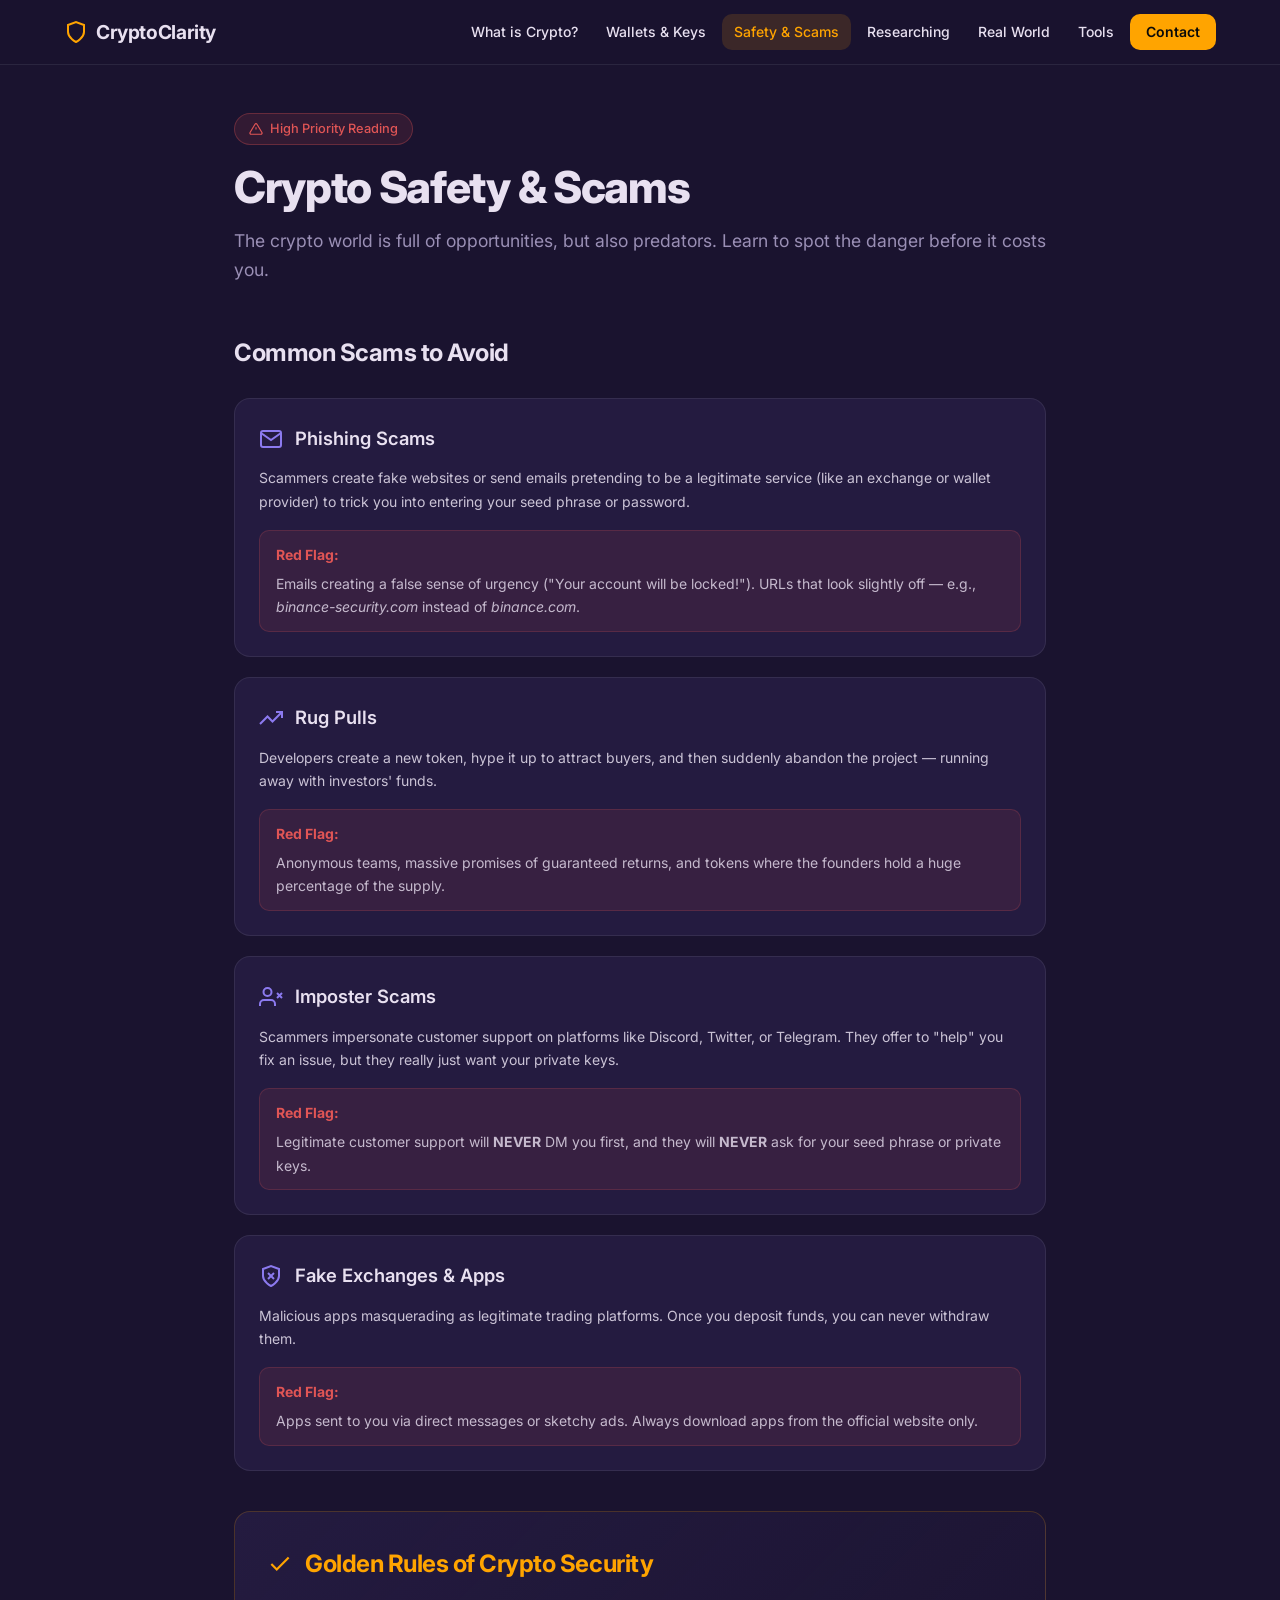
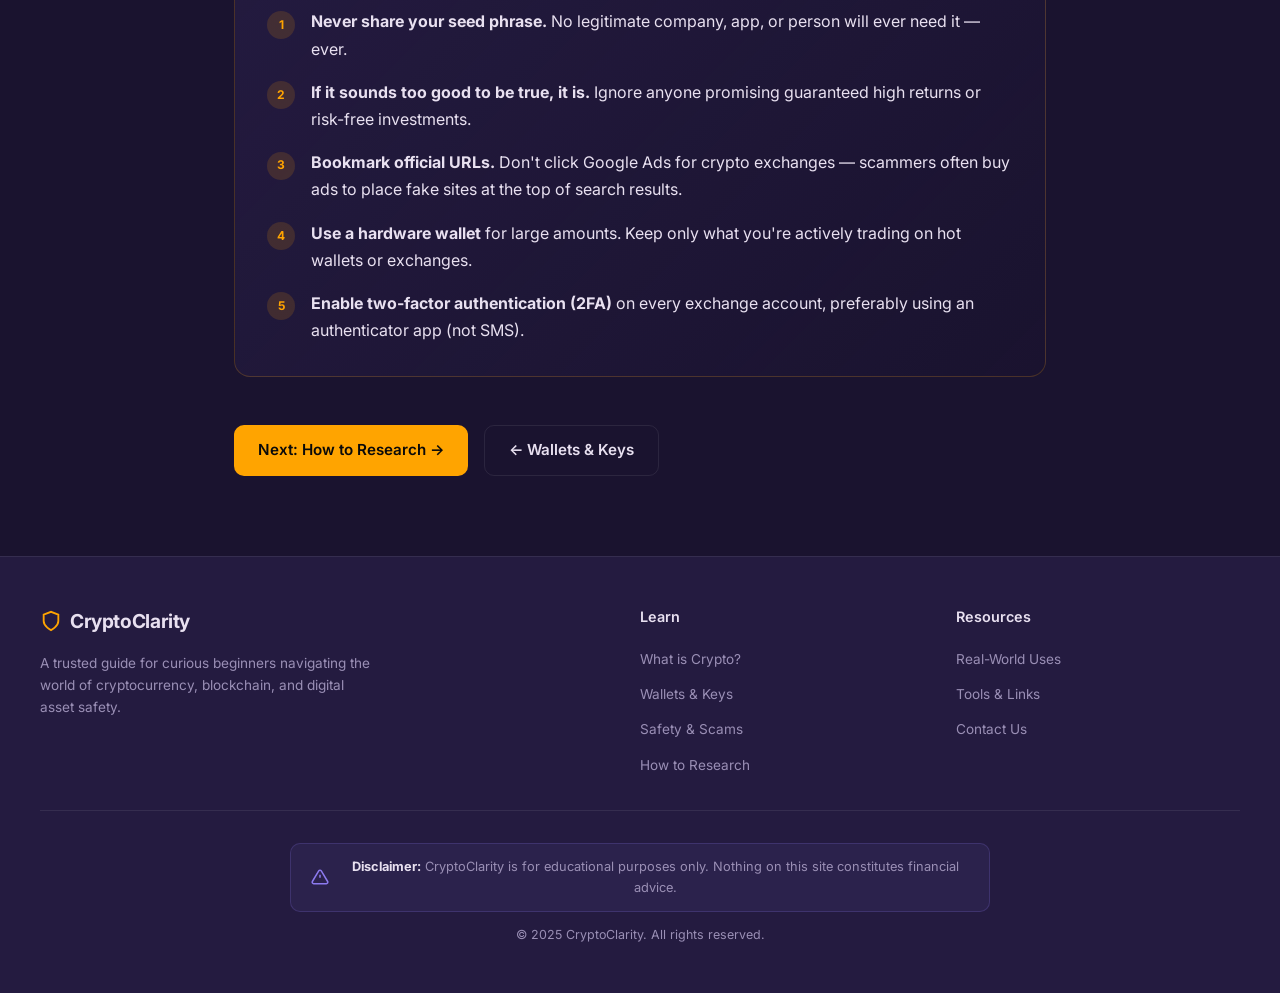
<file: safety-and-scams.html>
<!DOCTYPE html>
<html lang="en">
<head>
  <meta charset="UTF-8" />
  <meta name="viewport" content="width=device-width, initial-scale=1.0" />
  <title>Crypto Safety &amp; Scams – CryptoClarity</title>
  <meta name="description" content="Learn about common cryptocurrency scams, red flags to watch for, phishing tactics, and best practices to protect yourself." />
  <link rel="stylesheet" href="styles.css" />
</head>
<body>

<header>
  <div class="nav-inner">
    <a href="index.html" class="nav-logo">
      <svg xmlns="http://www.w3.org/2000/svg" width="24" height="24" fill="none" stroke="currentColor" stroke-width="2" viewBox="0 0 24 24"><path d="M12 22s8-4 8-10V5l-8-3-8 3v7c0 6 8 10 8 10z"/></svg>
      CryptoClarity
    </a>
    <nav class="nav-links">
      <a href="what-is-crypto.html">What is Crypto?</a>
      <a href="wallets-and-keys.html">Wallets &amp; Keys</a>
      <a href="safety-and-scams.html" class="active">Safety &amp; Scams</a>
      <a href="research-projects.html">Researching</a>
      <a href="real-world-uses.html">Real World</a>
      <a href="tools-and-resources.html">Tools</a>
      <a href="contact.html" class="btn-contact">Contact</a>
    </nav>
    <button class="hamburger" aria-label="Toggle menu" onclick="document.getElementById('mobileNav').classList.toggle('open')">
      <svg xmlns="http://www.w3.org/2000/svg" width="24" height="24" fill="none" stroke="currentColor" stroke-width="2" viewBox="0 0 24 24"><line x1="3" y1="12" x2="21" y2="12"/><line x1="3" y1="6" x2="21" y2="6"/><line x1="3" y1="18" x2="21" y2="18"/></svg>
    </button>
  </div>
  <nav class="mobile-nav" id="mobileNav">
    <a href="index.html">Home</a>
    <a href="what-is-crypto.html">What is Crypto?</a>
    <a href="wallets-and-keys.html">Wallets &amp; Keys</a>
    <a href="safety-and-scams.html" class="active">Safety &amp; Scams</a>
    <a href="research-projects.html">Researching</a>
    <a href="real-world-uses.html">Real World</a>
    <a href="tools-and-resources.html">Tools</a>
    <a href="contact.html">Contact</a>
  </nav>
</header>

<main>
  <div class="page-content">

    <div class="badge badge-danger" style="margin-bottom:1rem;">
      <svg xmlns="http://www.w3.org/2000/svg" width="14" height="14" fill="none" stroke="currentColor" stroke-width="2" viewBox="0 0 24 24"><path d="M10.29 3.86L1.82 18a2 2 0 0 0 1.71 3h16.94a2 2 0 0 0 1.71-3L13.71 3.86a2 2 0 0 0-3.42 0z"/><line x1="12" y1="9" x2="12" y2="13"/><line x1="12" y1="17" x2="12.01" y2="17"/></svg>
      High Priority Reading
    </div>
    <h1 style="margin-bottom:0.75rem;">Crypto Safety &amp; Scams</h1>
    <p style="font-size:1.1rem;color:var(--muted);margin-bottom:3rem;">The crypto world is full of opportunities, but also predators. Learn to spot the danger before it costs you.</p>

    <!-- Common Scams -->
    <section style="margin-bottom:2.5rem;">
      <h2 style="margin-bottom:1.5rem;">Common Scams to Avoid</h2>
      <div style="display:flex;flex-direction:column;gap:1.25rem;">

        <!-- Phishing -->
        <div class="card">
          <div style="display:flex;align-items:center;gap:0.75rem;margin-bottom:0.75rem;">
            <svg xmlns="http://www.w3.org/2000/svg" width="24" height="24" fill="none" stroke="var(--accent)" stroke-width="2" viewBox="0 0 24 24"><path d="M4 4h16c1.1 0 2 .9 2 2v12c0 1.1-.9 2-2 2H4c-1.1 0-2-.9-2-2V6c0-1.1.9-2 2-2z"/><polyline points="22,6 12,13 2,6"/></svg>
            <h3>Phishing Scams</h3>
          </div>
          <p style="font-size:0.875rem;color:rgba(232,224,240,0.85);margin-bottom:1rem;">
            Scammers create fake websites or send emails pretending to be a legitimate service (like an exchange or wallet provider)
            to trick you into entering your seed phrase or password.
          </p>
          <div style="background:rgba(224,85,85,0.1);border:1px solid rgba(224,85,85,0.2);border-radius:var(--radius);padding:0.75rem 1rem;font-size:0.875rem;">
            <strong class="text-danger" style="display:block;margin-bottom:0.3rem;">Red Flag:</strong>
            <span style="color:rgba(232,224,240,0.8);">Emails creating a false sense of urgency ("Your account will be locked!"). URLs that look slightly off — e.g., <em>binance-security.com</em> instead of <em>binance.com</em>.</span>
          </div>
        </div>

        <!-- Rug Pulls -->
        <div class="card">
          <div style="display:flex;align-items:center;gap:0.75rem;margin-bottom:0.75rem;">
            <svg xmlns="http://www.w3.org/2000/svg" width="24" height="24" fill="none" stroke="var(--accent)" stroke-width="2" viewBox="0 0 24 24"><polyline points="23 6 13.5 15.5 8.5 10.5 1 18"/><polyline points="17 6 23 6 23 12"/></svg>
            <h3>Rug Pulls</h3>
          </div>
          <p style="font-size:0.875rem;color:rgba(232,224,240,0.85);margin-bottom:1rem;">
            Developers create a new token, hype it up to attract buyers, and then suddenly abandon the project — running away with investors' funds.
          </p>
          <div style="background:rgba(224,85,85,0.1);border:1px solid rgba(224,85,85,0.2);border-radius:var(--radius);padding:0.75rem 1rem;font-size:0.875rem;">
            <strong class="text-danger" style="display:block;margin-bottom:0.3rem;">Red Flag:</strong>
            <span style="color:rgba(232,224,240,0.8);">Anonymous teams, massive promises of guaranteed returns, and tokens where the founders hold a huge percentage of the supply.</span>
          </div>
        </div>

        <!-- Imposter Scams -->
        <div class="card">
          <div style="display:flex;align-items:center;gap:0.75rem;margin-bottom:0.75rem;">
            <svg xmlns="http://www.w3.org/2000/svg" width="24" height="24" fill="none" stroke="var(--accent)" stroke-width="2" viewBox="0 0 24 24"><path d="M16 21v-2a4 4 0 0 0-4-4H5a4 4 0 0 0-4 4v2"/><circle cx="8.5" cy="7" r="4"/><line x1="18" y1="8" x2="23" y2="13"/><line x1="23" y1="8" x2="18" y2="13"/></svg>
            <h3>Imposter Scams</h3>
          </div>
          <p style="font-size:0.875rem;color:rgba(232,224,240,0.85);margin-bottom:1rem;">
            Scammers impersonate customer support on platforms like Discord, Twitter, or Telegram. They offer to "help" you fix an issue,
            but they really just want your private keys.
          </p>
          <div style="background:rgba(224,85,85,0.1);border:1px solid rgba(224,85,85,0.2);border-radius:var(--radius);padding:0.75rem 1rem;font-size:0.875rem;">
            <strong class="text-danger" style="display:block;margin-bottom:0.3rem;">Red Flag:</strong>
            <span style="color:rgba(232,224,240,0.8);">Legitimate customer support will <strong>NEVER</strong> DM you first, and they will <strong>NEVER</strong> ask for your seed phrase or private keys.</span>
          </div>
        </div>

        <!-- Fake Exchanges -->
        <div class="card">
          <div style="display:flex;align-items:center;gap:0.75rem;margin-bottom:0.75rem;">
            <svg xmlns="http://www.w3.org/2000/svg" width="24" height="24" fill="none" stroke="var(--accent)" stroke-width="2" viewBox="0 0 24 24"><path d="M12 22s8-4 8-10V5l-8-3-8 3v7c0 6 8 10 8 10z"/><line x1="15" y1="9" x2="9" y2="15"/><line x1="9" y1="9" x2="15" y2="15"/></svg>
            <h3>Fake Exchanges &amp; Apps</h3>
          </div>
          <p style="font-size:0.875rem;color:rgba(232,224,240,0.85);margin-bottom:1rem;">
            Malicious apps masquerading as legitimate trading platforms. Once you deposit funds, you can never withdraw them.
          </p>
          <div style="background:rgba(224,85,85,0.1);border:1px solid rgba(224,85,85,0.2);border-radius:var(--radius);padding:0.75rem 1rem;font-size:0.875rem;">
            <strong class="text-danger" style="display:block;margin-bottom:0.3rem;">Red Flag:</strong>
            <span style="color:rgba(232,224,240,0.8);">Apps sent to you via direct messages or sketchy ads. Always download apps from the official website only.</span>
          </div>
        </div>

      </div>
    </section>

    <!-- Golden Rules -->
    <section style="margin-bottom:2.5rem;">
      <div style="padding:2rem;border-radius:var(--radius-lg);background:linear-gradient(135deg,var(--card),rgba(26,19,47,0.8));border:1px solid rgba(255,164,0,0.2);">
        <div style="display:flex;align-items:center;gap:0.75rem;margin-bottom:1.5rem;">
          <svg xmlns="http://www.w3.org/2000/svg" width="26" height="26" fill="none" stroke="var(--primary)" stroke-width="2" viewBox="0 0 24 24"><polyline points="20 6 9 17 4 12"/></svg>
          <h2 class="text-primary">Golden Rules of Crypto Security</h2>
        </div>
        <div class="rule-list">
          <div class="rule-item">
            <div class="rule-num">1</div>
            <p><strong>Never share your seed phrase.</strong> No legitimate company, app, or person will ever need it — ever.</p>
          </div>
          <div class="rule-item">
            <div class="rule-num">2</div>
            <p><strong>If it sounds too good to be true, it is.</strong> Ignore anyone promising guaranteed high returns or risk-free investments.</p>
          </div>
          <div class="rule-item">
            <div class="rule-num">3</div>
            <p><strong>Bookmark official URLs.</strong> Don't click Google Ads for crypto exchanges — scammers often buy ads to place fake sites at the top of search results.</p>
          </div>
          <div class="rule-item">
            <div class="rule-num">4</div>
            <p><strong>Use a hardware wallet</strong> for large amounts. Keep only what you're actively trading on hot wallets or exchanges.</p>
          </div>
          <div class="rule-item">
            <div class="rule-num">5</div>
            <p><strong>Enable two-factor authentication (2FA)</strong> on every exchange account, preferably using an authenticator app (not SMS).</p>
          </div>
        </div>
      </div>
    </section>

    <div style="display:flex;gap:1rem;margin-top:3rem;">
      <a href="research-projects.html" class="btn btn-primary">Next: How to Research &rarr;</a>
      <a href="wallets-and-keys.html" class="btn btn-outline">&larr; Wallets &amp; Keys</a>
    </div>

  </div>
</main>

<footer>
  <div class="footer-inner">
    <div class="footer-brand">
      <a href="index.html" class="nav-logo" style="margin-bottom:1rem;display:inline-flex;">
        <svg xmlns="http://www.w3.org/2000/svg" width="22" height="22" fill="none" stroke="currentColor" stroke-width="2" viewBox="0 0 24 24"><path d="M12 22s8-4 8-10V5l-8-3-8 3v7c0 6 8 10 8 10z"/></svg>
        CryptoClarity
      </a>
      <p>A trusted guide for curious beginners navigating the world of cryptocurrency, blockchain, and digital asset safety.</p>
    </div>
    <div class="footer-col">
      <h4>Learn</h4>
      <ul>
        <li><a href="what-is-crypto.html">What is Crypto?</a></li>
        <li><a href="wallets-and-keys.html">Wallets &amp; Keys</a></li>
        <li><a href="safety-and-scams.html">Safety &amp; Scams</a></li>
        <li><a href="research-projects.html">How to Research</a></li>
      </ul>
    </div>
    <div class="footer-col">
      <h4>Resources</h4>
      <ul>
        <li><a href="real-world-uses.html">Real-World Uses</a></li>
        <li><a href="tools-and-resources.html">Tools &amp; Links</a></li>
        <li><a href="contact.html">Contact Us</a></li>
      </ul>
    </div>
  </div>
  <div class="footer-disclaimer">
    <div class="disclaimer-box">
      <svg xmlns="http://www.w3.org/2000/svg" width="18" height="18" fill="none" stroke="currentColor" stroke-width="2" viewBox="0 0 24 24"><path d="M10.29 3.86L1.82 18a2 2 0 0 0 1.71 3h16.94a2 2 0 0 0 1.71-3L13.71 3.86a2 2 0 0 0-3.42 0z"/><line x1="12" y1="9" x2="12" y2="13"/><line x1="12" y1="17" x2="12.01" y2="17"/></svg>
      <span><strong>Disclaimer:</strong> CryptoClarity is for educational purposes only. Nothing on this site constitutes financial advice.</span>
    </div>
    <p class="footer-copyright">&copy; 2025 CryptoClarity. All rights reserved.</p>
  </div>
</footer>

</body>
</html>
</file>
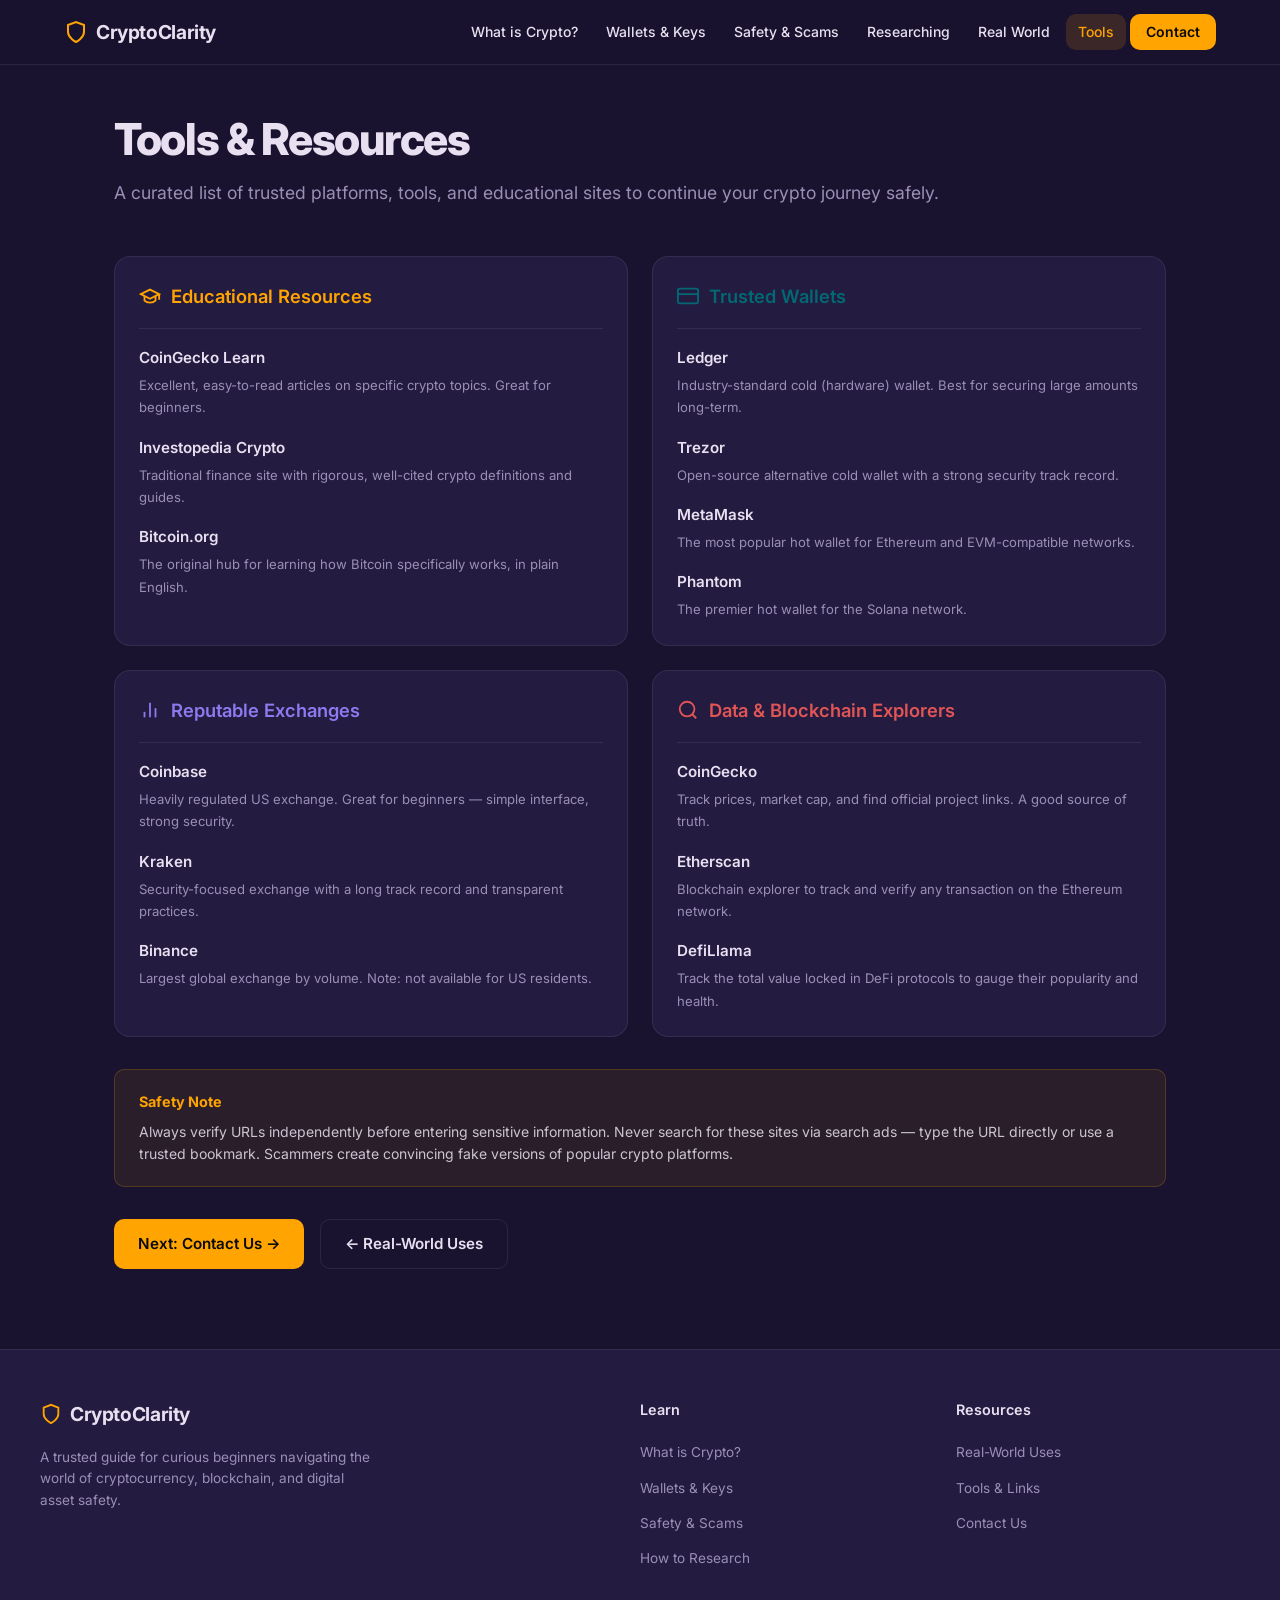
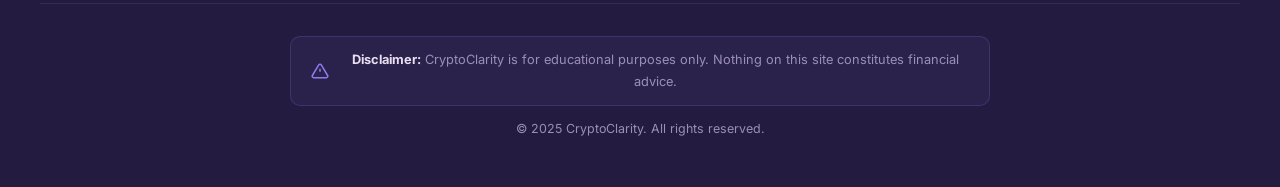
<file: tools-and-resources.html>
<!DOCTYPE html>
<html lang="en">
<head>
  <meta charset="UTF-8" />
  <meta name="viewport" content="width=device-width, initial-scale=1.0" />
  <title>Tools &amp; Resources – CryptoClarity</title>
  <meta name="description" content="A curated list of trusted crypto wallets, reputable exchanges, blockchain explorers, and educational resources to help you learn safely." />
  <link rel="stylesheet" href="styles.css" />
</head>
<body>

<header>
  <div class="nav-inner">
    <a href="index.html" class="nav-logo">
      <svg xmlns="http://www.w3.org/2000/svg" width="24" height="24" fill="none" stroke="currentColor" stroke-width="2" viewBox="0 0 24 24"><path d="M12 22s8-4 8-10V5l-8-3-8 3v7c0 6 8 10 8 10z"/></svg>
      CryptoClarity
    </a>
    <nav class="nav-links">
      <a href="what-is-crypto.html">What is Crypto?</a>
      <a href="wallets-and-keys.html">Wallets &amp; Keys</a>
      <a href="safety-and-scams.html">Safety &amp; Scams</a>
      <a href="research-projects.html">Researching</a>
      <a href="real-world-uses.html">Real World</a>
      <a href="tools-and-resources.html" class="active">Tools</a>
      <a href="contact.html" class="btn-contact">Contact</a>
    </nav>
    <button class="hamburger" aria-label="Toggle menu" onclick="document.getElementById('mobileNav').classList.toggle('open')">
      <svg xmlns="http://www.w3.org/2000/svg" width="24" height="24" fill="none" stroke="currentColor" stroke-width="2" viewBox="0 0 24 24"><line x1="3" y1="12" x2="21" y2="12"/><line x1="3" y1="6" x2="21" y2="6"/><line x1="3" y1="18" x2="21" y2="18"/></svg>
    </button>
  </div>
  <nav class="mobile-nav" id="mobileNav">
    <a href="index.html">Home</a>
    <a href="what-is-crypto.html">What is Crypto?</a>
    <a href="wallets-and-keys.html">Wallets &amp; Keys</a>
    <a href="safety-and-scams.html">Safety &amp; Scams</a>
    <a href="research-projects.html">Researching</a>
    <a href="real-world-uses.html">Real World</a>
    <a href="tools-and-resources.html" class="active">Tools</a>
    <a href="contact.html">Contact</a>
  </nav>
</header>

<main>
  <div class="page-content-wide">

    <h1 style="margin-bottom:0.75rem;">Tools &amp; Resources</h1>
    <p style="font-size:1.1rem;color:var(--muted);margin-bottom:3rem;">A curated list of trusted platforms, tools, and educational sites to continue your crypto journey safely.</p>

    <div class="grid-2" style="margin-bottom:2rem;">

      <!-- Educational Resources -->
      <div class="card">
        <div style="display:flex;align-items:center;gap:0.6rem;margin-bottom:1rem;padding-bottom:1rem;border-bottom:1px solid var(--border);">
          <svg xmlns="http://www.w3.org/2000/svg" width="22" height="22" fill="none" stroke="var(--primary)" stroke-width="2" viewBox="0 0 24 24"><path d="M22 10v6M2 10l10-5 10 5-10 5z"/><path d="M6 12v5c3 3 9 3 12 0v-5"/></svg>
          <h3 class="text-primary">Educational Resources</h3>
        </div>
        <div class="link-row">
          <div class="link-item">
            <a href="https://www.coingecko.com/learn" target="_blank" rel="noopener">
              <h4>CoinGecko Learn <svg class="ext-icon" xmlns="http://www.w3.org/2000/svg" fill="none" stroke="currentColor" stroke-width="2" viewBox="0 0 24 24"><path d="M18 13v6a2 2 0 0 1-2 2H5a2 2 0 0 1-2-2V8a2 2 0 0 1 2-2h6"/><polyline points="15 3 21 3 21 9"/><line x1="10" y1="14" x2="21" y2="3"/></svg></h4>
              <p>Excellent, easy-to-read articles on specific crypto topics. Great for beginners.</p>
            </a>
          </div>
          <div class="link-item">
            <a href="https://www.investopedia.com/cryptocurrency-4427699" target="_blank" rel="noopener">
              <h4>Investopedia Crypto <svg class="ext-icon" xmlns="http://www.w3.org/2000/svg" fill="none" stroke="currentColor" stroke-width="2" viewBox="0 0 24 24"><path d="M18 13v6a2 2 0 0 1-2 2H5a2 2 0 0 1-2-2V8a2 2 0 0 1 2-2h6"/><polyline points="15 3 21 3 21 9"/><line x1="10" y1="14" x2="21" y2="3"/></svg></h4>
              <p>Traditional finance site with rigorous, well-cited crypto definitions and guides.</p>
            </a>
          </div>
          <div class="link-item">
            <a href="https://bitcoin.org/en/" target="_blank" rel="noopener">
              <h4>Bitcoin.org <svg class="ext-icon" xmlns="http://www.w3.org/2000/svg" fill="none" stroke="currentColor" stroke-width="2" viewBox="0 0 24 24"><path d="M18 13v6a2 2 0 0 1-2 2H5a2 2 0 0 1-2-2V8a2 2 0 0 1 2-2h6"/><polyline points="15 3 21 3 21 9"/><line x1="10" y1="14" x2="21" y2="3"/></svg></h4>
              <p>The original hub for learning how Bitcoin specifically works, in plain English.</p>
            </a>
          </div>
        </div>
      </div>

      <!-- Trusted Wallets -->
      <div class="card">
        <div style="display:flex;align-items:center;gap:0.6rem;margin-bottom:1rem;padding-bottom:1rem;border-bottom:1px solid var(--border);">
          <svg xmlns="http://www.w3.org/2000/svg" width="22" height="22" fill="none" stroke="var(--secondary)" stroke-width="2" viewBox="0 0 24 24"><rect x="1" y="4" width="22" height="16" rx="2" ry="2"/><line x1="1" y1="10" x2="23" y2="10"/></svg>
          <h3 class="text-secondary">Trusted Wallets</h3>
        </div>
        <div class="link-row">
          <div class="link-item">
            <a href="https://www.ledger.com" target="_blank" rel="noopener">
              <h4>Ledger <svg class="ext-icon" xmlns="http://www.w3.org/2000/svg" fill="none" stroke="currentColor" stroke-width="2" viewBox="0 0 24 24"><path d="M18 13v6a2 2 0 0 1-2 2H5a2 2 0 0 1-2-2V8a2 2 0 0 1 2-2h6"/><polyline points="15 3 21 3 21 9"/><line x1="10" y1="14" x2="21" y2="3"/></svg></h4>
              <p>Industry-standard cold (hardware) wallet. Best for securing large amounts long-term.</p>
            </a>
          </div>
          <div class="link-item">
            <a href="https://trezor.io" target="_blank" rel="noopener">
              <h4>Trezor <svg class="ext-icon" xmlns="http://www.w3.org/2000/svg" fill="none" stroke="currentColor" stroke-width="2" viewBox="0 0 24 24"><path d="M18 13v6a2 2 0 0 1-2 2H5a2 2 0 0 1-2-2V8a2 2 0 0 1 2-2h6"/><polyline points="15 3 21 3 21 9"/><line x1="10" y1="14" x2="21" y2="3"/></svg></h4>
              <p>Open-source alternative cold wallet with a strong security track record.</p>
            </a>
          </div>
          <div class="link-item">
            <a href="https://metamask.io" target="_blank" rel="noopener">
              <h4>MetaMask <svg class="ext-icon" xmlns="http://www.w3.org/2000/svg" fill="none" stroke="currentColor" stroke-width="2" viewBox="0 0 24 24"><path d="M18 13v6a2 2 0 0 1-2 2H5a2 2 0 0 1-2-2V8a2 2 0 0 1 2-2h6"/><polyline points="15 3 21 3 21 9"/><line x1="10" y1="14" x2="21" y2="3"/></svg></h4>
              <p>The most popular hot wallet for Ethereum and EVM-compatible networks.</p>
            </a>
          </div>
          <div class="link-item">
            <a href="https://phantom.app" target="_blank" rel="noopener">
              <h4>Phantom <svg class="ext-icon" xmlns="http://www.w3.org/2000/svg" fill="none" stroke="currentColor" stroke-width="2" viewBox="0 0 24 24"><path d="M18 13v6a2 2 0 0 1-2 2H5a2 2 0 0 1-2-2V8a2 2 0 0 1 2-2h6"/><polyline points="15 3 21 3 21 9"/><line x1="10" y1="14" x2="21" y2="3"/></svg></h4>
              <p>The premier hot wallet for the Solana network.</p>
            </a>
          </div>
        </div>
      </div>

      <!-- Reputable Exchanges -->
      <div class="card">
        <div style="display:flex;align-items:center;gap:0.6rem;margin-bottom:1rem;padding-bottom:1rem;border-bottom:1px solid var(--border);">
          <svg xmlns="http://www.w3.org/2000/svg" width="22" height="22" fill="none" stroke="var(--accent)" stroke-width="2" viewBox="0 0 24 24"><line x1="18" y1="20" x2="18" y2="10"/><line x1="12" y1="20" x2="12" y2="4"/><line x1="6" y1="20" x2="6" y2="14"/></svg>
          <h3 class="text-accent">Reputable Exchanges</h3>
        </div>
        <div class="link-row">
          <div class="link-item">
            <a href="https://www.coinbase.com" target="_blank" rel="noopener">
              <h4>Coinbase <svg class="ext-icon" xmlns="http://www.w3.org/2000/svg" fill="none" stroke="currentColor" stroke-width="2" viewBox="0 0 24 24"><path d="M18 13v6a2 2 0 0 1-2 2H5a2 2 0 0 1-2-2V8a2 2 0 0 1 2-2h6"/><polyline points="15 3 21 3 21 9"/><line x1="10" y1="14" x2="21" y2="3"/></svg></h4>
              <p>Heavily regulated US exchange. Great for beginners — simple interface, strong security.</p>
            </a>
          </div>
          <div class="link-item">
            <a href="https://www.kraken.com" target="_blank" rel="noopener">
              <h4>Kraken <svg class="ext-icon" xmlns="http://www.w3.org/2000/svg" fill="none" stroke="currentColor" stroke-width="2" viewBox="0 0 24 24"><path d="M18 13v6a2 2 0 0 1-2 2H5a2 2 0 0 1-2-2V8a2 2 0 0 1 2-2h6"/><polyline points="15 3 21 3 21 9"/><line x1="10" y1="14" x2="21" y2="3"/></svg></h4>
              <p>Security-focused exchange with a long track record and transparent practices.</p>
            </a>
          </div>
          <div class="link-item">
            <a href="https://www.binance.com" target="_blank" rel="noopener">
              <h4>Binance <svg class="ext-icon" xmlns="http://www.w3.org/2000/svg" fill="none" stroke="currentColor" stroke-width="2" viewBox="0 0 24 24"><path d="M18 13v6a2 2 0 0 1-2 2H5a2 2 0 0 1-2-2V8a2 2 0 0 1 2-2h6"/><polyline points="15 3 21 3 21 9"/><line x1="10" y1="14" x2="21" y2="3"/></svg></h4>
              <p>Largest global exchange by volume. Note: not available for US residents.</p>
            </a>
          </div>
        </div>
      </div>

      <!-- Data & Explorers -->
      <div class="card">
        <div style="display:flex;align-items:center;gap:0.6rem;margin-bottom:1rem;padding-bottom:1rem;border-bottom:1px solid var(--border);">
          <svg xmlns="http://www.w3.org/2000/svg" width="22" height="22" fill="none" stroke="var(--destructive)" stroke-width="2" viewBox="0 0 24 24"><circle cx="11" cy="11" r="8"/><line x1="21" y1="21" x2="16.65" y2="16.65"/></svg>
          <h3 class="text-danger">Data &amp; Blockchain Explorers</h3>
        </div>
        <div class="link-row">
          <div class="link-item">
            <a href="https://www.coingecko.com" target="_blank" rel="noopener">
              <h4>CoinGecko <svg class="ext-icon" xmlns="http://www.w3.org/2000/svg" fill="none" stroke="currentColor" stroke-width="2" viewBox="0 0 24 24"><path d="M18 13v6a2 2 0 0 1-2 2H5a2 2 0 0 1-2-2V8a2 2 0 0 1 2-2h6"/><polyline points="15 3 21 3 21 9"/><line x1="10" y1="14" x2="21" y2="3"/></svg></h4>
              <p>Track prices, market cap, and find official project links. A good source of truth.</p>
            </a>
          </div>
          <div class="link-item">
            <a href="https://etherscan.io" target="_blank" rel="noopener">
              <h4>Etherscan <svg class="ext-icon" xmlns="http://www.w3.org/2000/svg" fill="none" stroke="currentColor" stroke-width="2" viewBox="0 0 24 24"><path d="M18 13v6a2 2 0 0 1-2 2H5a2 2 0 0 1-2-2V8a2 2 0 0 1 2-2h6"/><polyline points="15 3 21 3 21 9"/><line x1="10" y1="14" x2="21" y2="3"/></svg></h4>
              <p>Blockchain explorer to track and verify any transaction on the Ethereum network.</p>
            </a>
          </div>
          <div class="link-item">
            <a href="https://defillama.com" target="_blank" rel="noopener">
              <h4>DefiLlama <svg class="ext-icon" xmlns="http://www.w3.org/2000/svg" fill="none" stroke="currentColor" stroke-width="2" viewBox="0 0 24 24"><path d="M18 13v6a2 2 0 0 1-2 2H5a2 2 0 0 1-2-2V8a2 2 0 0 1 2-2h6"/><polyline points="15 3 21 3 21 9"/><line x1="10" y1="14" x2="21" y2="3"/></svg></h4>
              <p>Track the total value locked in DeFi protocols to gauge their popularity and health.</p>
            </a>
          </div>
        </div>
      </div>

    </div>

    <div class="callout callout-warning" style="margin-bottom:2rem;">
      <div class="callout-title">Safety Note</div>
      <p style="font-size:0.875rem;color:rgba(232,224,240,0.85);margin:0;">
        Always verify URLs independently before entering sensitive information. Never search for these sites via search ads — type the URL directly or use a trusted bookmark. Scammers create convincing fake versions of popular crypto platforms.
      </p>
    </div>

    <div style="display:flex;gap:1rem;margin-top:2rem;">
      <a href="contact.html" class="btn btn-primary">Next: Contact Us &rarr;</a>
      <a href="real-world-uses.html" class="btn btn-outline">&larr; Real-World Uses</a>
    </div>

  </div>
</main>

<footer>
  <div class="footer-inner">
    <div class="footer-brand">
      <a href="index.html" class="nav-logo" style="margin-bottom:1rem;display:inline-flex;">
        <svg xmlns="http://www.w3.org/2000/svg" width="22" height="22" fill="none" stroke="currentColor" stroke-width="2" viewBox="0 0 24 24"><path d="M12 22s8-4 8-10V5l-8-3-8 3v7c0 6 8 10 8 10z"/></svg>
        CryptoClarity
      </a>
      <p>A trusted guide for curious beginners navigating the world of cryptocurrency, blockchain, and digital asset safety.</p>
    </div>
    <div class="footer-col">
      <h4>Learn</h4>
      <ul>
        <li><a href="what-is-crypto.html">What is Crypto?</a></li>
        <li><a href="wallets-and-keys.html">Wallets &amp; Keys</a></li>
        <li><a href="safety-and-scams.html">Safety &amp; Scams</a></li>
        <li><a href="research-projects.html">How to Research</a></li>
      </ul>
    </div>
    <div class="footer-col">
      <h4>Resources</h4>
      <ul>
        <li><a href="real-world-uses.html">Real-World Uses</a></li>
        <li><a href="tools-and-resources.html">Tools &amp; Links</a></li>
        <li><a href="contact.html">Contact Us</a></li>
      </ul>
    </div>
  </div>
  <div class="footer-disclaimer">
    <div class="disclaimer-box">
      <svg xmlns="http://www.w3.org/2000/svg" width="18" height="18" fill="none" stroke="currentColor" stroke-width="2" viewBox="0 0 24 24"><path d="M10.29 3.86L1.82 18a2 2 0 0 0 1.71 3h16.94a2 2 0 0 0 1.71-3L13.71 3.86a2 2 0 0 0-3.42 0z"/><line x1="12" y1="9" x2="12" y2="13"/><line x1="12" y1="17" x2="12.01" y2="17"/></svg>
      <span><strong>Disclaimer:</strong> CryptoClarity is for educational purposes only. Nothing on this site constitutes financial advice.</span>
    </div>
    <p class="footer-copyright">&copy; 2025 CryptoClarity. All rights reserved.</p>
  </div>
</footer>

</body>
</html>
</file>
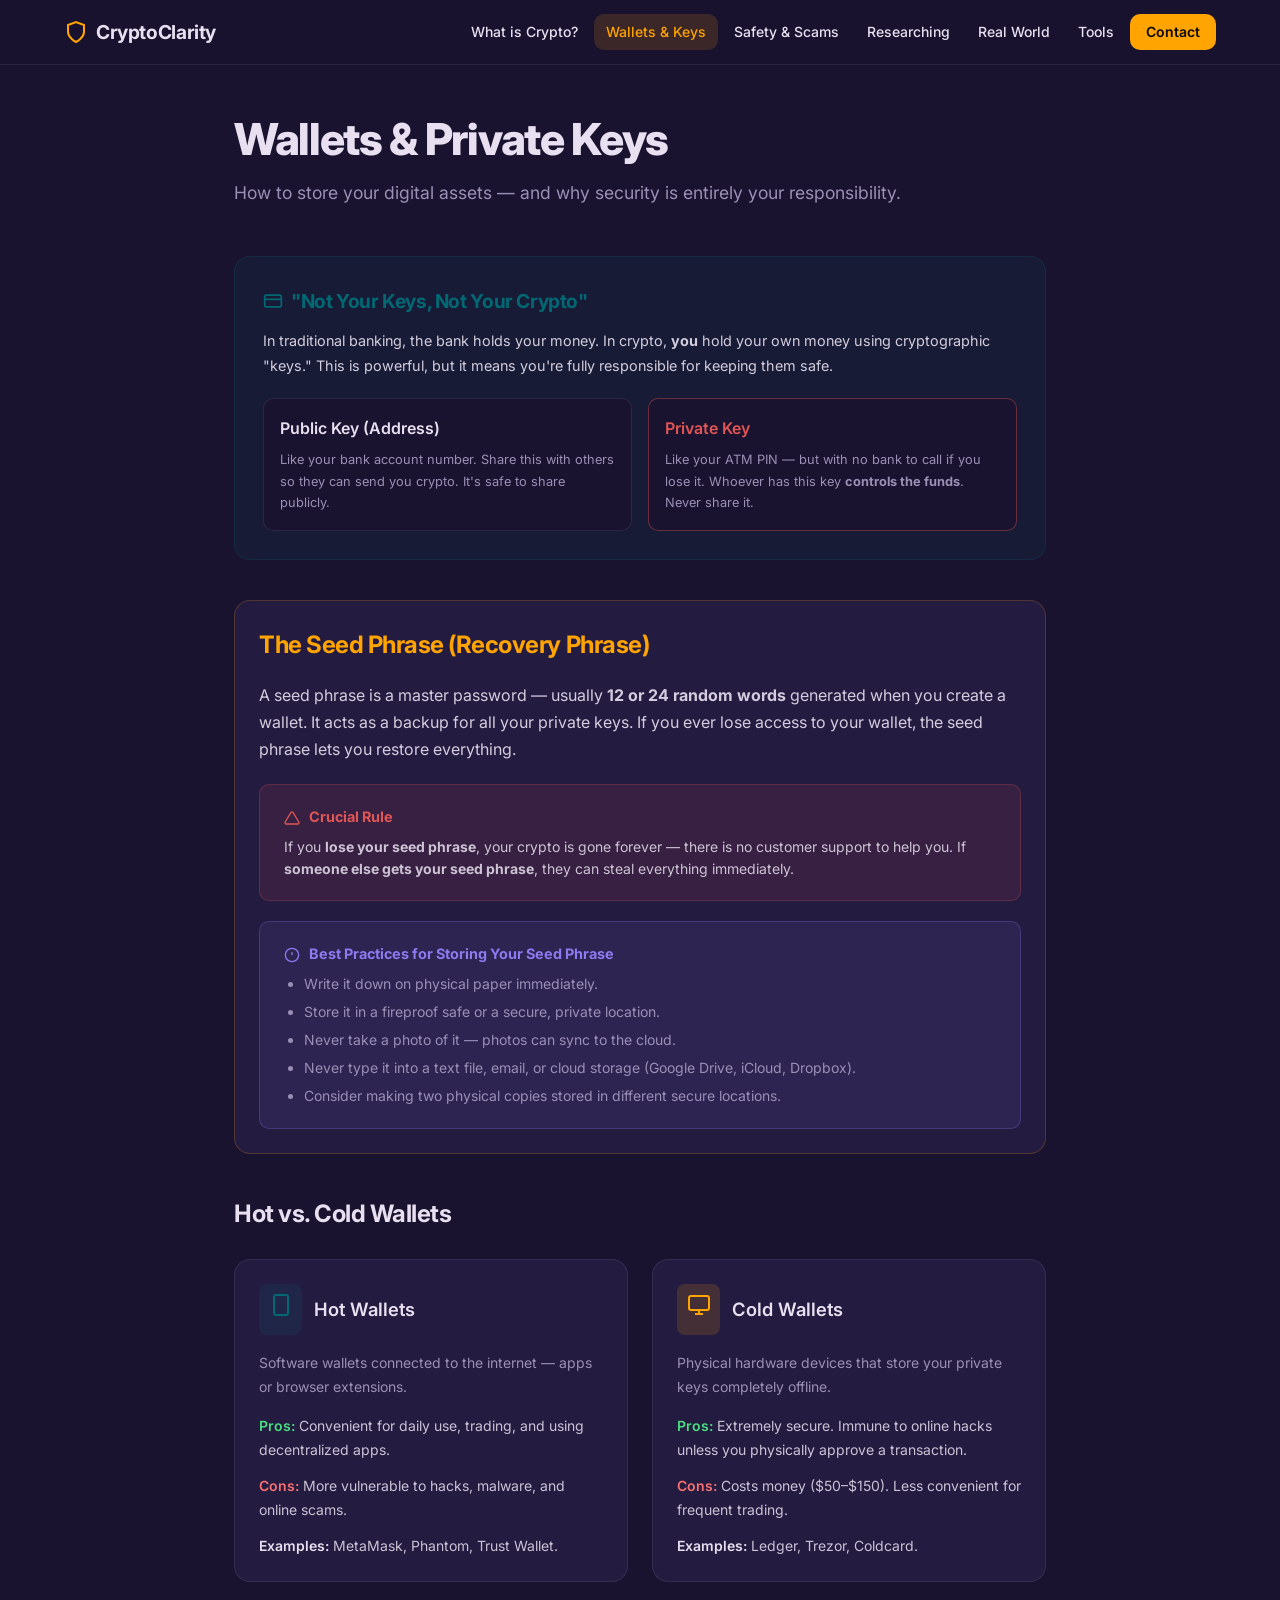
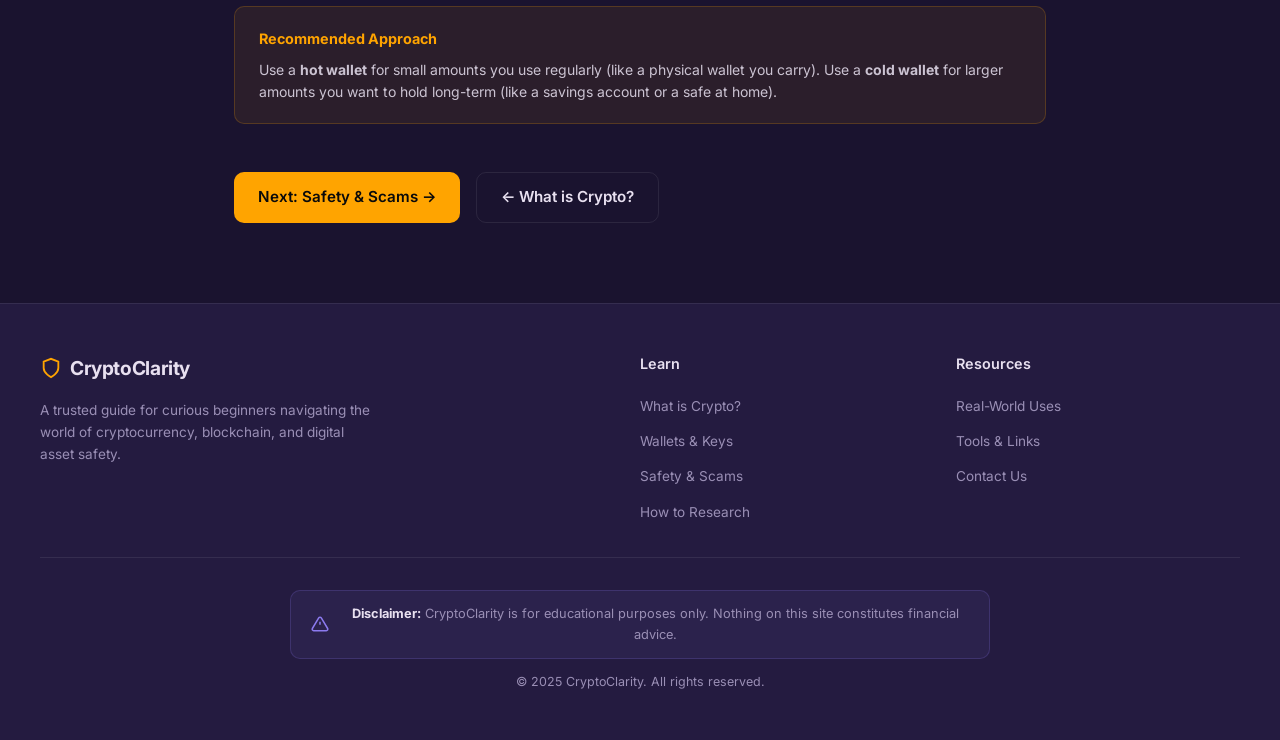
<file: wallets-and-keys.html>
<!DOCTYPE html>
<html lang="en">
<head>
  <meta charset="UTF-8" />
  <meta name="viewport" content="width=device-width, initial-scale=1.0" />
  <title>Wallets &amp; Private Keys – CryptoClarity</title>
  <meta name="description" content="Learn about hot and cold wallets, seed phrases, and how to keep your private keys safe in cryptocurrency." />
  <link rel="stylesheet" href="styles.css" />
</head>
<body>

<header>
  <div class="nav-inner">
    <a href="index.html" class="nav-logo">
      <svg xmlns="http://www.w3.org/2000/svg" width="24" height="24" fill="none" stroke="currentColor" stroke-width="2" viewBox="0 0 24 24"><path d="M12 22s8-4 8-10V5l-8-3-8 3v7c0 6 8 10 8 10z"/></svg>
      CryptoClarity
    </a>
    <nav class="nav-links">
      <a href="what-is-crypto.html">What is Crypto?</a>
      <a href="wallets-and-keys.html" class="active">Wallets &amp; Keys</a>
      <a href="safety-and-scams.html">Safety &amp; Scams</a>
      <a href="research-projects.html">Researching</a>
      <a href="real-world-uses.html">Real World</a>
      <a href="tools-and-resources.html">Tools</a>
      <a href="contact.html" class="btn-contact">Contact</a>
    </nav>
    <button class="hamburger" aria-label="Toggle menu" onclick="document.getElementById('mobileNav').classList.toggle('open')">
      <svg xmlns="http://www.w3.org/2000/svg" width="24" height="24" fill="none" stroke="currentColor" stroke-width="2" viewBox="0 0 24 24"><line x1="3" y1="12" x2="21" y2="12"/><line x1="3" y1="6" x2="21" y2="6"/><line x1="3" y1="18" x2="21" y2="18"/></svg>
    </button>
  </div>
  <nav class="mobile-nav" id="mobileNav">
    <a href="index.html">Home</a>
    <a href="what-is-crypto.html">What is Crypto?</a>
    <a href="wallets-and-keys.html" class="active">Wallets &amp; Keys</a>
    <a href="safety-and-scams.html">Safety &amp; Scams</a>
    <a href="research-projects.html">Researching</a>
    <a href="real-world-uses.html">Real World</a>
    <a href="tools-and-resources.html">Tools</a>
    <a href="contact.html">Contact</a>
  </nav>
</header>

<main>
  <div class="page-content">

    <h1 style="margin-bottom:0.75rem;">Wallets &amp; Private Keys</h1>
    <p style="font-size:1.1rem;color:var(--muted);margin-bottom:3rem;">How to store your digital assets — and why security is entirely your responsibility.</p>

    <!-- Core Concept -->
    <section style="margin-bottom:2.5rem;">
      <div style="padding:1.75rem;background:rgba(2,104,115,0.1);border-radius:var(--radius-lg);border:1px solid rgba(2,104,115,0.2);">
        <div style="display:flex;align-items:center;gap:0.5rem;margin-bottom:0.75rem;">
          <svg xmlns="http://www.w3.org/2000/svg" width="20" height="20" fill="none" stroke="var(--secondary)" stroke-width="2" viewBox="0 0 24 24"><rect x="2" y="5" width="20" height="14" rx="2"/><line x1="2" y1="10" x2="22" y2="10"/></svg>
          <h2 class="text-secondary" style="font-size:1.2rem;">"Not Your Keys, Not Your Crypto"</h2>
        </div>
        <p style="font-size:0.9rem;color:rgba(232,224,240,0.9);margin-bottom:1.25rem;">
          In traditional banking, the bank holds your money. In crypto, <strong>you</strong> hold your own money using cryptographic "keys."
          This is powerful, but it means you're fully responsible for keeping them safe.
        </p>
        <div class="grid-2" style="gap:1rem;">
          <div style="background:var(--bg);padding:1rem;border-radius:var(--radius);border:1px solid var(--border);">
            <h4 style="margin-bottom:0.4rem;">Public Key (Address)</h4>
            <p style="font-size:0.8rem;color:var(--muted);">Like your bank account number. Share this with others so they can send you crypto. It's safe to share publicly.</p>
          </div>
          <div style="background:var(--bg);padding:1rem;border-radius:var(--radius);border:1px solid rgba(224,85,85,0.4);">
            <h4 class="text-danger" style="margin-bottom:0.4rem;">Private Key</h4>
            <p style="font-size:0.8rem;color:var(--muted);">Like your ATM PIN — but with no bank to call if you lose it. Whoever has this key <strong>controls the funds</strong>. Never share it.</p>
          </div>
        </div>
      </div>
    </section>

    <!-- Seed Phrase -->
    <section style="margin-bottom:2.5rem;">
      <div class="card" style="border-color:rgba(255,164,0,0.2);">
        <h2 class="text-primary" style="margin-bottom:1rem;">The Seed Phrase (Recovery Phrase)</h2>
        <p style="color:rgba(232,224,240,0.9);margin-bottom:1.25rem;">
          A seed phrase is a master password — usually <strong>12 or 24 random words</strong> generated when you create a wallet.
          It acts as a backup for all your private keys. If you ever lose access to your wallet, the seed phrase lets you restore everything.
        </p>

        <div class="callout callout-danger" style="margin-bottom:1.25rem;">
          <div class="callout-title">
            <svg xmlns="http://www.w3.org/2000/svg" width="16" height="16" fill="none" stroke="var(--destructive)" stroke-width="2" viewBox="0 0 24 24" style="display:inline;vertical-align:middle;margin-right:6px;"><path d="M10.29 3.86L1.82 18a2 2 0 0 0 1.71 3h16.94a2 2 0 0 0 1.71-3L13.71 3.86a2 2 0 0 0-3.42 0z"/></svg>
            Crucial Rule
          </div>
          <p style="font-size:0.875rem;color:rgba(232,224,240,0.85);margin:0;">
            If you <strong>lose your seed phrase</strong>, your crypto is gone forever — there is no customer support to help you.
            If <strong>someone else gets your seed phrase</strong>, they can steal everything immediately.
          </p>
        </div>

        <div class="callout callout-tip">
          <div class="callout-title">
            <svg xmlns="http://www.w3.org/2000/svg" width="16" height="16" fill="none" stroke="var(--accent)" stroke-width="2" viewBox="0 0 24 24" style="display:inline;vertical-align:middle;margin-right:6px;"><circle cx="12" cy="12" r="10"/><line x1="12" y1="8" x2="12" y2="12"/><line x1="12" y1="16" x2="12.01" y2="16"/></svg>
            Best Practices for Storing Your Seed Phrase
          </div>
          <ul style="font-size:0.875rem;color:var(--muted);padding-left:1.25rem;list-style:disc;display:flex;flex-direction:column;gap:0.35rem;">
            <li>Write it down on physical paper immediately.</li>
            <li>Store it in a fireproof safe or a secure, private location.</li>
            <li>Never take a photo of it — photos can sync to the cloud.</li>
            <li>Never type it into a text file, email, or cloud storage (Google Drive, iCloud, Dropbox).</li>
            <li>Consider making two physical copies stored in different secure locations.</li>
          </ul>
        </div>
      </div>
    </section>

    <!-- Hot vs Cold Wallets -->
    <section style="margin-bottom:2.5rem;">
      <h2 style="margin-bottom:1.5rem;">Hot vs. Cold Wallets</h2>
      <div class="grid-2">
        <div class="card">
          <div style="display:flex;align-items:center;gap:0.75rem;margin-bottom:1rem;">
            <div style="background:rgba(2,104,115,0.15);padding:0.6rem;border-radius:8px;">
              <svg xmlns="http://www.w3.org/2000/svg" width="24" height="24" fill="none" stroke="var(--secondary)" stroke-width="2" viewBox="0 0 24 24"><rect x="5" y="2" width="14" height="20" rx="2" ry="2"/><line x1="12" y1="18" x2="12.01" y2="18"/></svg>
            </div>
            <h3>Hot Wallets</h3>
          </div>
          <p style="font-size:0.875rem;color:var(--muted);margin-bottom:1rem;">Software wallets connected to the internet — apps or browser extensions.</p>
          <div class="pros-cons" style="display:flex;flex-direction:column;gap:0.75rem;font-size:0.875rem;">
            <div><strong class="pro">Pros:</strong> <span style="color:rgba(232,224,240,0.85);">Convenient for daily use, trading, and using decentralized apps.</span></div>
            <div><strong class="con">Cons:</strong> <span style="color:rgba(232,224,240,0.85);">More vulnerable to hacks, malware, and online scams.</span></div>
            <div><strong>Examples:</strong> <span style="color:rgba(232,224,240,0.85);">MetaMask, Phantom, Trust Wallet.</span></div>
          </div>
        </div>

        <div class="card">
          <div style="display:flex;align-items:center;gap:0.75rem;margin-bottom:1rem;">
            <div style="background:rgba(255,164,0,0.15);padding:0.6rem;border-radius:8px;">
              <svg xmlns="http://www.w3.org/2000/svg" width="24" height="24" fill="none" stroke="var(--primary)" stroke-width="2" viewBox="0 0 24 24"><rect x="2" y="3" width="20" height="14" rx="2" ry="2"/><line x1="8" y1="21" x2="16" y2="21"/><line x1="12" y1="17" x2="12" y2="21"/></svg>
            </div>
            <h3>Cold Wallets</h3>
          </div>
          <p style="font-size:0.875rem;color:var(--muted);margin-bottom:1rem;">Physical hardware devices that store your private keys completely offline.</p>
          <div class="pros-cons" style="display:flex;flex-direction:column;gap:0.75rem;font-size:0.875rem;">
            <div><strong class="pro">Pros:</strong> <span style="color:rgba(232,224,240,0.85);">Extremely secure. Immune to online hacks unless you physically approve a transaction.</span></div>
            <div><strong class="con">Cons:</strong> <span style="color:rgba(232,224,240,0.85);">Costs money ($50–$150). Less convenient for frequent trading.</span></div>
            <div><strong>Examples:</strong> <span style="color:rgba(232,224,240,0.85);">Ledger, Trezor, Coldcard.</span></div>
          </div>
        </div>
      </div>

      <div class="callout callout-warning" style="margin-top:1.5rem;">
        <div class="callout-title">Recommended Approach</div>
        <p style="font-size:0.875rem;color:rgba(232,224,240,0.85);margin:0;">
          Use a <strong>hot wallet</strong> for small amounts you use regularly (like a physical wallet you carry).
          Use a <strong>cold wallet</strong> for larger amounts you want to hold long-term (like a savings account or a safe at home).
        </p>
      </div>
    </section>

    <div style="display:flex;gap:1rem;margin-top:3rem;">
      <a href="safety-and-scams.html" class="btn btn-primary">Next: Safety &amp; Scams &rarr;</a>
      <a href="what-is-crypto.html" class="btn btn-outline">&larr; What is Crypto?</a>
    </div>

  </div>
</main>

<footer>
  <div class="footer-inner">
    <div class="footer-brand">
      <a href="index.html" class="nav-logo" style="margin-bottom:1rem;display:inline-flex;">
        <svg xmlns="http://www.w3.org/2000/svg" width="22" height="22" fill="none" stroke="currentColor" stroke-width="2" viewBox="0 0 24 24"><path d="M12 22s8-4 8-10V5l-8-3-8 3v7c0 6 8 10 8 10z"/></svg>
        CryptoClarity
      </a>
      <p>A trusted guide for curious beginners navigating the world of cryptocurrency, blockchain, and digital asset safety.</p>
    </div>
    <div class="footer-col">
      <h4>Learn</h4>
      <ul>
        <li><a href="what-is-crypto.html">What is Crypto?</a></li>
        <li><a href="wallets-and-keys.html">Wallets &amp; Keys</a></li>
        <li><a href="safety-and-scams.html">Safety &amp; Scams</a></li>
        <li><a href="research-projects.html">How to Research</a></li>
      </ul>
    </div>
    <div class="footer-col">
      <h4>Resources</h4>
      <ul>
        <li><a href="real-world-uses.html">Real-World Uses</a></li>
        <li><a href="tools-and-resources.html">Tools &amp; Links</a></li>
        <li><a href="contact.html">Contact Us</a></li>
      </ul>
    </div>
  </div>
  <div class="footer-disclaimer">
    <div class="disclaimer-box">
      <svg xmlns="http://www.w3.org/2000/svg" width="18" height="18" fill="none" stroke="currentColor" stroke-width="2" viewBox="0 0 24 24"><path d="M10.29 3.86L1.82 18a2 2 0 0 0 1.71 3h16.94a2 2 0 0 0 1.71-3L13.71 3.86a2 2 0 0 0-3.42 0z"/><line x1="12" y1="9" x2="12" y2="13"/><line x1="12" y1="17" x2="12.01" y2="17"/></svg>
      <span><strong>Disclaimer:</strong> CryptoClarity is for educational purposes only. Nothing on this site constitutes financial advice.</span>
    </div>
    <p class="footer-copyright">&copy; 2025 CryptoClarity. All rights reserved.</p>
  </div>
</footer>

</body>
</html>
</file>
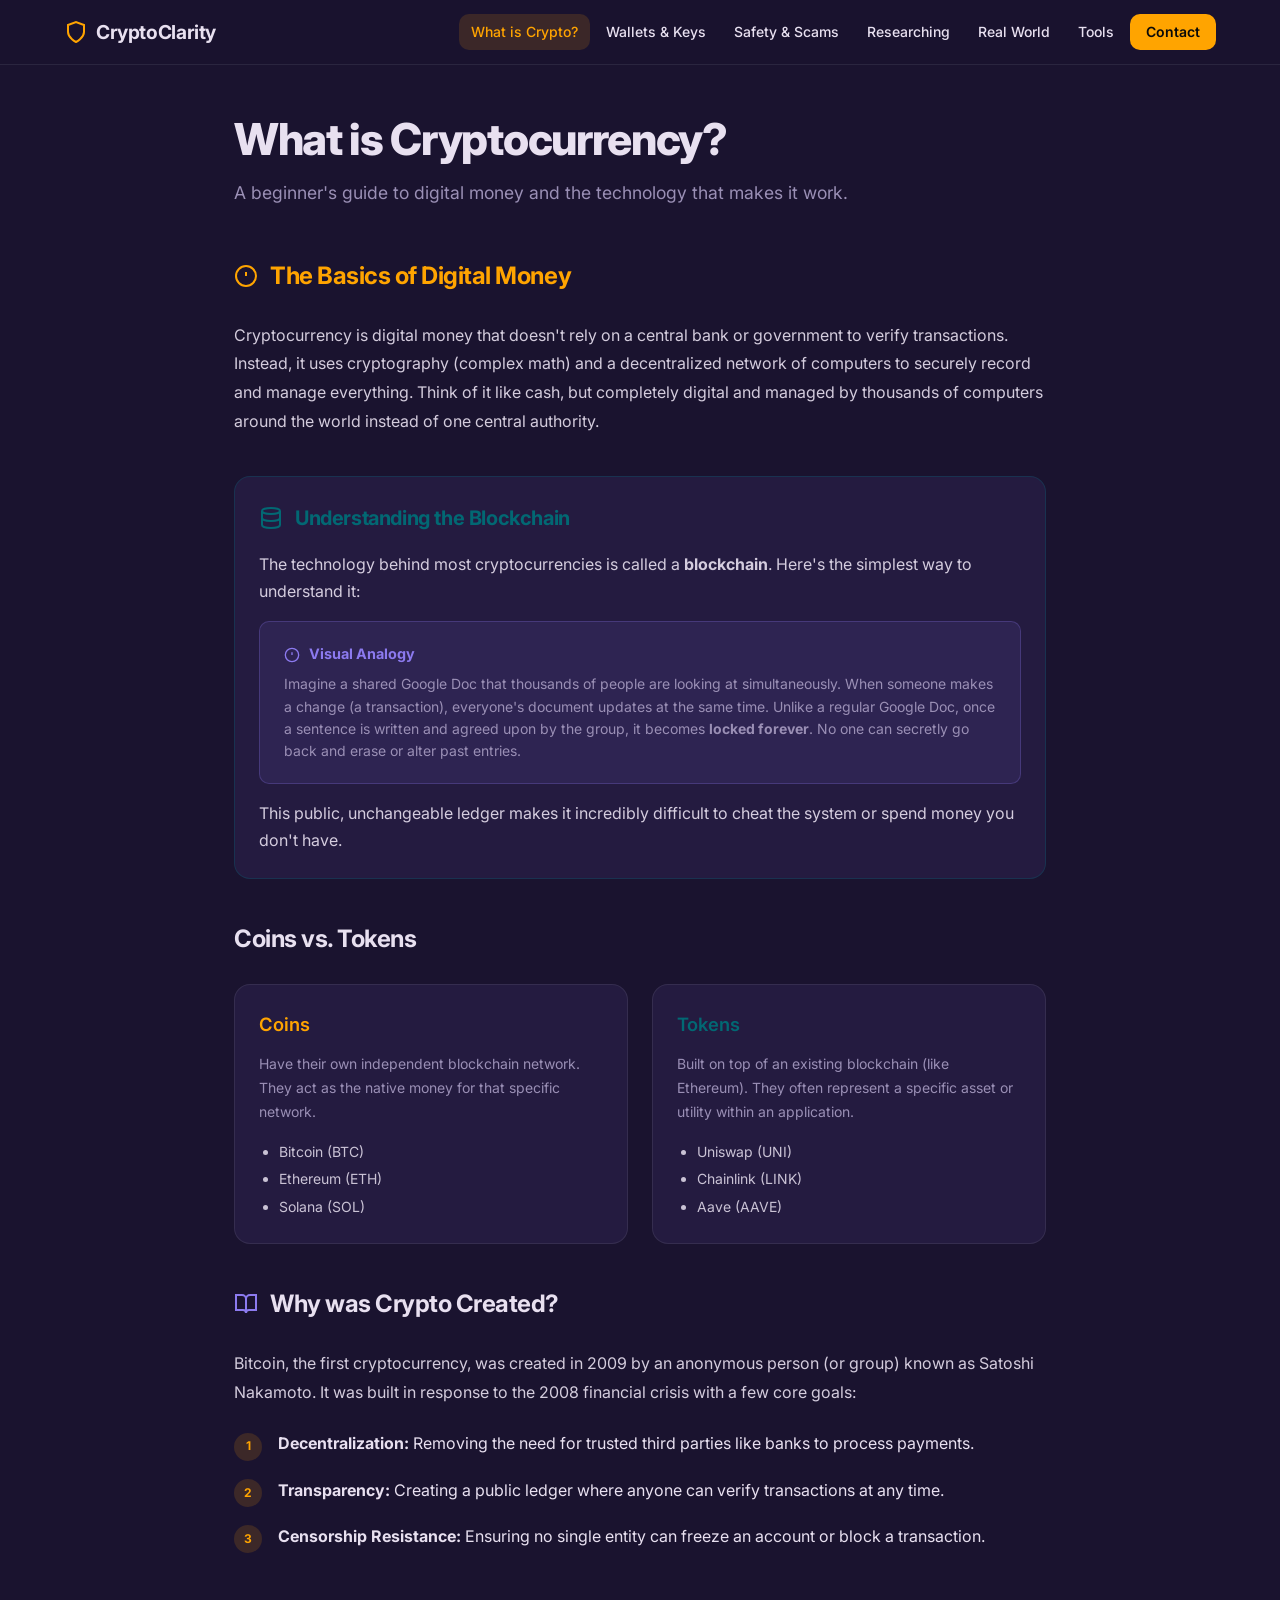
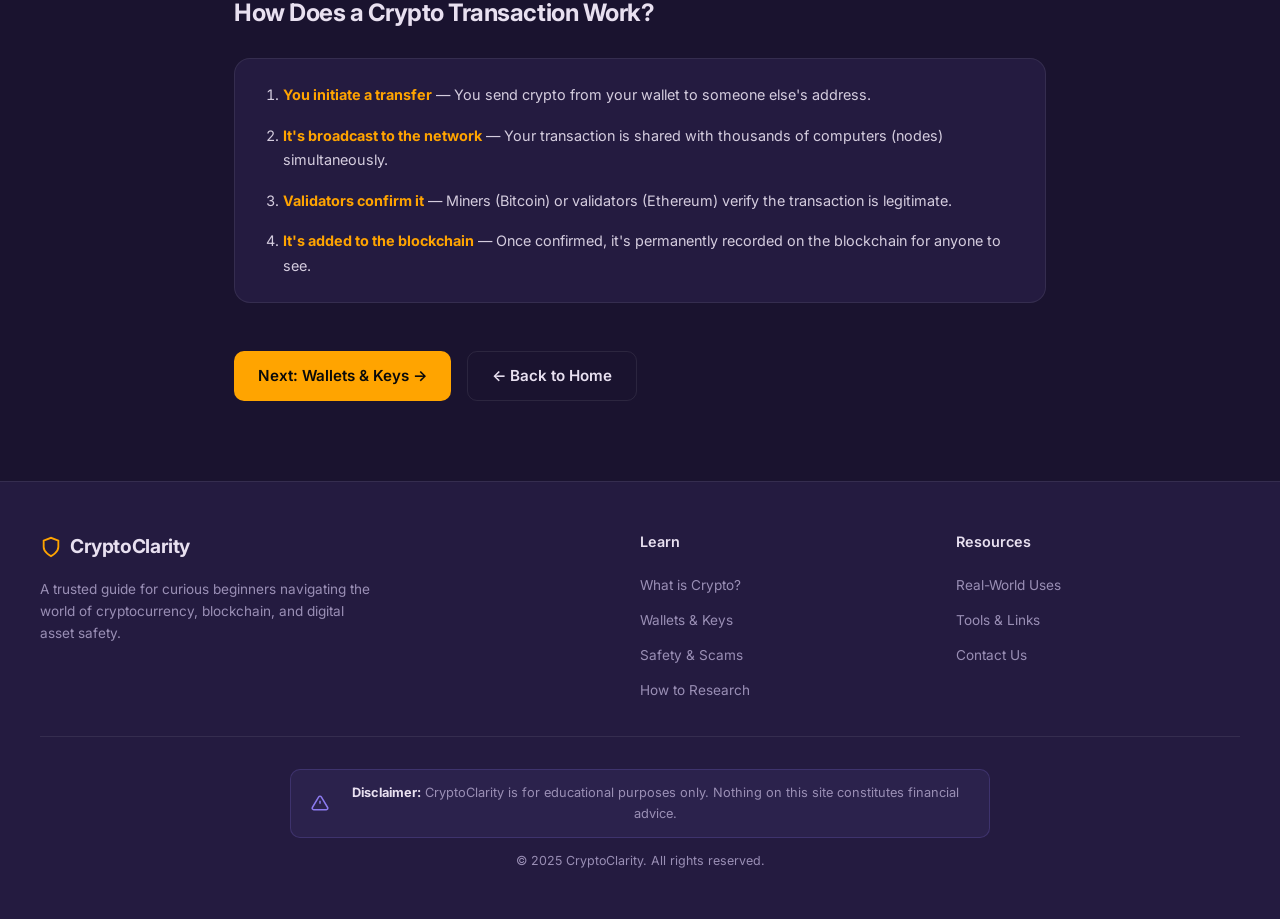
<file: what-is-crypto.html>
<!DOCTYPE html>
<html lang="en">
<head>
  <meta charset="UTF-8" />
  <meta name="viewport" content="width=device-width, initial-scale=1.0" />
  <title>What is Cryptocurrency? – CryptoClarity</title>
  <meta name="description" content="A beginner's guide to digital money and the technology that makes it work. Learn about blockchain, coins vs tokens, and why crypto was created." />
  <link rel="stylesheet" href="styles.css" />
</head>
<body>

<header>
  <div class="nav-inner">
    <a href="index.html" class="nav-logo">
      <svg xmlns="http://www.w3.org/2000/svg" width="24" height="24" fill="none" stroke="currentColor" stroke-width="2" viewBox="0 0 24 24"><path d="M12 22s8-4 8-10V5l-8-3-8 3v7c0 6 8 10 8 10z"/></svg>
      CryptoClarity
    </a>
    <nav class="nav-links">
      <a href="what-is-crypto.html" class="active">What is Crypto?</a>
      <a href="wallets-and-keys.html">Wallets &amp; Keys</a>
      <a href="safety-and-scams.html">Safety &amp; Scams</a>
      <a href="research-projects.html">Researching</a>
      <a href="real-world-uses.html">Real World</a>
      <a href="tools-and-resources.html">Tools</a>
      <a href="contact.html" class="btn-contact">Contact</a>
    </nav>
    <button class="hamburger" aria-label="Toggle menu" onclick="document.getElementById('mobileNav').classList.toggle('open')">
      <svg xmlns="http://www.w3.org/2000/svg" width="24" height="24" fill="none" stroke="currentColor" stroke-width="2" viewBox="0 0 24 24"><line x1="3" y1="12" x2="21" y2="12"/><line x1="3" y1="6" x2="21" y2="6"/><line x1="3" y1="18" x2="21" y2="18"/></svg>
    </button>
  </div>
  <nav class="mobile-nav" id="mobileNav">
    <a href="index.html">Home</a>
    <a href="what-is-crypto.html" class="active">What is Crypto?</a>
    <a href="wallets-and-keys.html">Wallets &amp; Keys</a>
    <a href="safety-and-scams.html">Safety &amp; Scams</a>
    <a href="research-projects.html">Researching</a>
    <a href="real-world-uses.html">Real World</a>
    <a href="tools-and-resources.html">Tools</a>
    <a href="contact.html">Contact</a>
  </nav>
</header>

<main>
  <div class="page-content">

    <h1 style="margin-bottom:0.75rem;">What is Cryptocurrency?</h1>
    <p style="font-size:1.1rem;color:var(--muted);margin-bottom:3rem;">A beginner's guide to digital money and the technology that makes it work.</p>

    <!-- Section 1: Basics -->
    <section style="margin-bottom:2.5rem;">
      <div class="section-title">
        <svg xmlns="http://www.w3.org/2000/svg" width="24" height="24" fill="none" stroke="var(--primary)" stroke-width="2" viewBox="0 0 24 24"><circle cx="12" cy="12" r="10"/><line x1="12" y1="8" x2="12" y2="12"/><line x1="12" y1="16" x2="12.01" y2="16"/></svg>
        <h2 class="text-primary">The Basics of Digital Money</h2>
      </div>
      <p style="color:rgba(232,224,240,0.9);line-height:1.8;">
        Cryptocurrency is digital money that doesn't rely on a central bank or government to verify transactions.
        Instead, it uses cryptography (complex math) and a decentralized network of computers to securely record and manage everything.
        Think of it like cash, but completely digital and managed by thousands of computers around the world instead of one central authority.
      </p>
    </section>

    <!-- Section 2: Blockchain -->
    <section style="margin-bottom:2.5rem;">
      <div class="card" style="border-color:rgba(2,104,115,0.3);">
        <div style="display:flex;align-items:center;gap:0.75rem;margin-bottom:1rem;">
          <svg xmlns="http://www.w3.org/2000/svg" width="24" height="24" fill="none" stroke="var(--secondary)" stroke-width="2" viewBox="0 0 24 24"><ellipse cx="12" cy="5" rx="9" ry="3"/><path d="M21 12c0 1.66-4 3-9 3s-9-1.34-9-3"/><path d="M3 5v14c0 1.66 4 3 9 3s9-1.34 9-3V5"/></svg>
          <h2 class="text-secondary" style="font-size:1.25rem;">Understanding the Blockchain</h2>
        </div>
        <p style="margin-bottom:1rem;color:rgba(232,224,240,0.9);">
          The technology behind most cryptocurrencies is called a <strong>blockchain</strong>. Here's the simplest way to understand it:
        </p>
        <div class="callout callout-tip">
          <div class="callout-title">
            <svg xmlns="http://www.w3.org/2000/svg" width="16" height="16" fill="none" stroke="var(--accent)" stroke-width="2" viewBox="0 0 24 24" style="display:inline;vertical-align:middle;margin-right:6px;"><circle cx="12" cy="12" r="10"/><line x1="12" y1="8" x2="12" y2="12"/><line x1="12" y1="16" x2="12.01" y2="16"/></svg>
            Visual Analogy
          </div>
          <p style="font-size:0.875rem;color:var(--muted);margin:0;">
            Imagine a shared Google Doc that thousands of people are looking at simultaneously.
            When someone makes a change (a transaction), everyone's document updates at the same time.
            Unlike a regular Google Doc, once a sentence is written and agreed upon by the group, it becomes <strong>locked forever</strong>.
            No one can secretly go back and erase or alter past entries.
          </p>
        </div>
        <p style="margin-top:1rem;color:rgba(232,224,240,0.9);">
          This public, unchangeable ledger makes it incredibly difficult to cheat the system or spend money you don't have.
        </p>
      </div>
    </section>

    <!-- Section 3: Coins vs Tokens -->
    <section style="margin-bottom:2.5rem;">
      <h2 style="margin-bottom:1.5rem;">Coins vs. Tokens</h2>
      <div class="grid-2">
        <div class="split-card">
          <h3 class="text-primary" style="margin-bottom:0.75rem;">Coins</h3>
          <p style="font-size:0.875rem;color:var(--muted);margin-bottom:1rem;">
            Have their own independent blockchain network. They act as the native money for that specific network.
          </p>
          <ul style="font-size:0.875rem;color:rgba(232,224,240,0.85);padding-left:1.25rem;list-style:disc;display:flex;flex-direction:column;gap:0.25rem;">
            <li>Bitcoin (BTC)</li>
            <li>Ethereum (ETH)</li>
            <li>Solana (SOL)</li>
          </ul>
        </div>
        <div class="split-card">
          <h3 class="text-secondary" style="margin-bottom:0.75rem;">Tokens</h3>
          <p style="font-size:0.875rem;color:var(--muted);margin-bottom:1rem;">
            Built on top of an existing blockchain (like Ethereum). They often represent a specific asset or utility within an application.
          </p>
          <ul style="font-size:0.875rem;color:rgba(232,224,240,0.85);padding-left:1.25rem;list-style:disc;display:flex;flex-direction:column;gap:0.25rem;">
            <li>Uniswap (UNI)</li>
            <li>Chainlink (LINK)</li>
            <li>Aave (AAVE)</li>
          </ul>
        </div>
      </div>
    </section>

    <!-- Section 4: Why was it created -->
    <section style="margin-bottom:2.5rem;">
      <div class="section-title">
        <svg xmlns="http://www.w3.org/2000/svg" width="24" height="24" fill="none" stroke="var(--accent)" stroke-width="2" viewBox="0 0 24 24"><path d="M2 3h6a4 4 0 0 1 4 4v14a3 3 0 0 0-3-3H2z"/><path d="M22 3h-6a4 4 0 0 0-4 4v14a3 3 0 0 1 3-3h7z"/></svg>
        <h2>Why was Crypto Created?</h2>
      </div>
      <p style="color:rgba(232,224,240,0.9);line-height:1.8;margin-bottom:1.5rem;">
        Bitcoin, the first cryptocurrency, was created in 2009 by an anonymous person (or group) known as Satoshi Nakamoto.
        It was built in response to the 2008 financial crisis with a few core goals:
      </p>
      <div class="rule-list">
        <div class="rule-item">
          <div class="rule-num">1</div>
          <p><strong>Decentralization:</strong> Removing the need for trusted third parties like banks to process payments.</p>
        </div>
        <div class="rule-item">
          <div class="rule-num">2</div>
          <p><strong>Transparency:</strong> Creating a public ledger where anyone can verify transactions at any time.</p>
        </div>
        <div class="rule-item">
          <div class="rule-num">3</div>
          <p><strong>Censorship Resistance:</strong> Ensuring no single entity can freeze an account or block a transaction.</p>
        </div>
      </div>
    </section>

    <!-- How crypto transactions work -->
    <section style="margin-bottom:2.5rem;">
      <h2 style="margin-bottom:1.5rem;">How Does a Crypto Transaction Work?</h2>
      <div class="card">
        <ol style="padding-left:1.5rem;display:flex;flex-direction:column;gap:1rem;font-size:0.9rem;color:rgba(232,224,240,0.9);">
          <li><strong style="color:var(--primary);">You initiate a transfer</strong> — You send crypto from your wallet to someone else's address.</li>
          <li><strong style="color:var(--primary);">It's broadcast to the network</strong> — Your transaction is shared with thousands of computers (nodes) simultaneously.</li>
          <li><strong style="color:var(--primary);">Validators confirm it</strong> — Miners (Bitcoin) or validators (Ethereum) verify the transaction is legitimate.</li>
          <li><strong style="color:var(--primary);">It's added to the blockchain</strong> — Once confirmed, it's permanently recorded on the blockchain for anyone to see.</li>
        </ol>
      </div>
    </section>

    <div style="display:flex;gap:1rem;margin-top:3rem;">
      <a href="wallets-and-keys.html" class="btn btn-primary">Next: Wallets &amp; Keys &rarr;</a>
      <a href="index.html" class="btn btn-outline">&larr; Back to Home</a>
    </div>

  </div>
</main>

<footer>
  <div class="footer-inner">
    <div class="footer-brand">
      <a href="index.html" class="nav-logo" style="margin-bottom:1rem;display:inline-flex;">
        <svg xmlns="http://www.w3.org/2000/svg" width="22" height="22" fill="none" stroke="currentColor" stroke-width="2" viewBox="0 0 24 24"><path d="M12 22s8-4 8-10V5l-8-3-8 3v7c0 6 8 10 8 10z"/></svg>
        CryptoClarity
      </a>
      <p>A trusted guide for curious beginners navigating the world of cryptocurrency, blockchain, and digital asset safety.</p>
    </div>
    <div class="footer-col">
      <h4>Learn</h4>
      <ul>
        <li><a href="what-is-crypto.html">What is Crypto?</a></li>
        <li><a href="wallets-and-keys.html">Wallets &amp; Keys</a></li>
        <li><a href="safety-and-scams.html">Safety &amp; Scams</a></li>
        <li><a href="research-projects.html">How to Research</a></li>
      </ul>
    </div>
    <div class="footer-col">
      <h4>Resources</h4>
      <ul>
        <li><a href="real-world-uses.html">Real-World Uses</a></li>
        <li><a href="tools-and-resources.html">Tools &amp; Links</a></li>
        <li><a href="contact.html">Contact Us</a></li>
      </ul>
    </div>
  </div>
  <div class="footer-disclaimer">
    <div class="disclaimer-box">
      <svg xmlns="http://www.w3.org/2000/svg" width="18" height="18" fill="none" stroke="currentColor" stroke-width="2" viewBox="0 0 24 24"><path d="M10.29 3.86L1.82 18a2 2 0 0 0 1.71 3h16.94a2 2 0 0 0 1.71-3L13.71 3.86a2 2 0 0 0-3.42 0z"/><line x1="12" y1="9" x2="12" y2="13"/><line x1="12" y1="17" x2="12.01" y2="17"/></svg>
      <span><strong>Disclaimer:</strong> CryptoClarity is for educational purposes only. Nothing on this site constitutes financial advice.</span>
    </div>
    <p class="footer-copyright">&copy; 2025 CryptoClarity. All rights reserved.</p>
  </div>
</footer>

</body>
</html>
</file>
<file: styles.css>
/* ================================================
   CryptoClarity – Shared Stylesheet
   Color Palette:
     #1A132F  Midnight Violet (background)
     #241B40  Card background
     #FFA400  Primary Orange (accent)
     #026873  Teal (secondary)
     #8C7AEF  Periwinkle (accent 2)
     #E8E0F0  Near-white text
     #9A8FB5  Muted text
   ================================================ */

@import url('https://fonts.googleapis.com/css2?family=Inter:wght@400;500;600;700;800&display=swap');

*, *::before, *::after { box-sizing: border-box; margin: 0; padding: 0; }

:root {
  --bg:          #1A132F;
  --card:        #241B40;
  --card-hover:  #2E2255;
  --border:      rgba(255,255,255,0.08);
  --primary:     #FFA400;
  --secondary:   #026873;
  --accent:      #8C7AEF;
  --destructive: #E05555;
  --text:        #E8E0F0;
  --muted:       #9A8FB5;
  --green:       #4ADE80;
  --red:         #F87171;
  --radius:      10px;
  --radius-lg:   16px;
  --transition:  0.2s ease;
}

body {
  font-family: 'Inter', sans-serif;
  background: var(--bg);
  color: var(--text);
  line-height: 1.7;
  min-height: 100vh;
  display: flex;
  flex-direction: column;
}

a { color: inherit; text-decoration: none; }
ul { list-style: none; }
img { max-width: 100%; }

/* ── Layout ── */
.container { max-width: 1200px; margin: 0 auto; padding: 0 1.5rem; }
.page-content { max-width: 860px; margin: 0 auto; padding: 3rem 1.5rem 5rem; }
.page-content-wide { max-width: 1100px; margin: 0 auto; padding: 3rem 1.5rem 5rem; }

/* ── Header / Nav ── */
header {
  position: sticky;
  top: 0;
  z-index: 100;
  background: rgba(26, 19, 47, 0.92);
  backdrop-filter: blur(12px);
  border-bottom: 1px solid var(--border);
}

.nav-inner {
  display: flex;
  align-items: center;
  justify-content: space-between;
  height: 64px;
  max-width: 1200px;
  margin: 0 auto;
  padding: 0 1.5rem;
}

.nav-logo {
  display: flex;
  align-items: center;
  gap: 0.5rem;
  font-weight: 700;
  font-size: 1.2rem;
  letter-spacing: -0.02em;
  transition: opacity var(--transition);
}
.nav-logo:hover { opacity: 0.8; }
.nav-logo svg { color: var(--primary); }

.nav-links {
  display: flex;
  align-items: center;
  gap: 0.25rem;
}

.nav-links a {
  padding: 0.4rem 0.75rem;
  border-radius: var(--radius);
  font-size: 0.875rem;
  font-weight: 500;
  color: var(--text);
  transition: color var(--transition), background var(--transition);
}
.nav-links a:hover { color: var(--primary); background: rgba(255,164,0,0.08); }
.nav-links a.active { background: rgba(255,164,0,0.15); color: var(--primary); }
.nav-links a.btn-contact {
  background: var(--primary);
  color: #0a0a0a;
  font-weight: 600;
  padding: 0.4rem 1rem;
}
.nav-links a.btn-contact:hover { background: #e09400; }

/* Hamburger – mobile */
.hamburger { display: none; background: none; border: none; cursor: pointer; color: var(--text); padding: 0.5rem; }
.mobile-nav { display: none; padding: 1rem 1.5rem; border-top: 1px solid var(--border); flex-direction: column; gap: 0.5rem; }
.mobile-nav a {
  padding: 0.6rem 1rem;
  border-radius: var(--radius);
  font-size: 0.9rem;
  font-weight: 500;
  display: flex;
  align-items: center;
  gap: 0.5rem;
  transition: background var(--transition), color var(--transition);
}
.mobile-nav a:hover { background: rgba(255,164,0,0.08); color: var(--primary); }
.mobile-nav a.active { background: rgba(255,164,0,0.15); color: var(--primary); }

/* ── Footer ── */
footer {
  background: var(--card);
  border-top: 1px solid var(--border);
  padding: 3rem 1.5rem;
  margin-top: auto;
}

.footer-inner {
  max-width: 1200px;
  margin: 0 auto;
  display: grid;
  grid-template-columns: 2fr 1fr 1fr;
  gap: 2rem;
}

.footer-brand .nav-logo { margin-bottom: 1rem; }
.footer-brand p { font-size: 0.85rem; color: var(--muted); max-width: 340px; line-height: 1.6; }

.footer-col h4 { font-weight: 600; margin-bottom: 1rem; font-size: 0.9rem; }
.footer-col ul { display: flex; flex-direction: column; gap: 0.5rem; }
.footer-col ul a { font-size: 0.85rem; color: var(--muted); transition: color var(--transition); }
.footer-col ul a:hover { color: var(--primary); }

.footer-disclaimer {
  max-width: 1200px;
  margin: 2rem auto 0;
  padding-top: 2rem;
  border-top: 1px solid var(--border);
  display: flex;
  flex-direction: column;
  align-items: center;
  gap: 0.75rem;
  text-align: center;
}

.disclaimer-box {
  display: inline-flex;
  align-items: center;
  gap: 0.75rem;
  background: rgba(140,122,239,0.07);
  border: 1px solid rgba(140,122,239,0.2);
  padding: 0.75rem 1.25rem;
  border-radius: var(--radius);
  font-size: 0.8rem;
  color: var(--muted);
  max-width: 700px;
}
.disclaimer-box svg { color: var(--accent); flex-shrink: 0; }
.disclaimer-box strong { color: var(--text); }

.footer-copyright { font-size: 0.78rem; color: var(--muted); }

/* ── Cards ── */
.card {
  background: var(--card);
  border: 1px solid var(--border);
  border-radius: var(--radius-lg);
  padding: 1.5rem;
  transition: border-color var(--transition);
}
.card:hover { border-color: rgba(255,164,0,0.3); }
.card-title { font-size: 1.125rem; font-weight: 600; margin-bottom: 0.5rem; }
.card-desc { font-size: 0.875rem; color: var(--muted); }

/* ── Badges / Tags ── */
.badge {
  display: inline-flex;
  align-items: center;
  gap: 0.4rem;
  border-radius: 999px;
  padding: 0.25rem 0.9rem;
  font-size: 0.8rem;
  font-weight: 500;
}
.badge-primary { background: rgba(255,164,0,0.12); border: 1px solid rgba(255,164,0,0.3); color: var(--primary); }
.badge-danger   { background: rgba(224,85,85,0.12);  border: 1px solid rgba(224,85,85,0.3);  color: var(--destructive); }

/* ── Buttons ── */
.btn {
  display: inline-flex;
  align-items: center;
  gap: 0.4rem;
  padding: 0.7rem 1.5rem;
  border-radius: var(--radius);
  font-weight: 600;
  font-size: 0.95rem;
  cursor: pointer;
  border: none;
  transition: all var(--transition);
}
.btn-primary { background: var(--primary); color: #0a0a0a; }
.btn-primary:hover { background: #e09400; }
.btn-secondary { background: var(--secondary); color: #fff; }
.btn-secondary:hover { background: #015760; }
.btn-outline { background: transparent; border: 1px solid var(--border); color: var(--text); }
.btn-outline:hover { border-color: var(--primary); color: var(--primary); }

/* ── Alert / Callout boxes ── */
.callout {
  padding: 1.25rem 1.5rem;
  border-radius: var(--radius);
  font-size: 0.9rem;
  line-height: 1.6;
  display: flex;
  flex-direction: column;
  gap: 0.5rem;
}
.callout-danger { background: rgba(224,85,85,0.1); border: 1px solid rgba(224,85,85,0.25); }
.callout-danger .callout-title { color: var(--destructive); font-weight: 700; }
.callout-info   { background: rgba(2,104,115,0.12); border: 1px solid rgba(2,104,115,0.3); }
.callout-info .callout-title { color: var(--secondary); font-weight: 700; }
.callout-tip    { background: rgba(140,122,239,0.1); border: 1px solid rgba(140,122,239,0.25); }
.callout-tip .callout-title { color: var(--accent); font-weight: 700; }
.callout-warning { background: rgba(255,164,0,0.08); border: 1px solid rgba(255,164,0,0.2); }
.callout-warning .callout-title { color: var(--primary); font-weight: 700; }

/* ── Section headers ── */
h1 { font-size: clamp(2rem, 5vw, 2.75rem); font-weight: 800; letter-spacing: -0.03em; line-height: 1.2; }
h2 { font-size: 1.5rem; font-weight: 700; letter-spacing: -0.02em; }
h3 { font-size: 1.15rem; font-weight: 600; }
h4 { font-size: 1rem; font-weight: 600; }

.section-title { display: flex; align-items: center; gap: 0.75rem; margin-bottom: 1.5rem; }
.section-title svg { color: var(--primary); }
.text-primary   { color: var(--primary); }
.text-secondary { color: var(--secondary); }
.text-accent    { color: var(--accent); }
.text-muted     { color: var(--muted); }
.text-danger    { color: var(--destructive); }
.text-green     { color: var(--green); }
.text-red       { color: var(--red); }

/* ── Grid helpers ── */
.grid-2 { display: grid; grid-template-columns: repeat(2, 1fr); gap: 1.5rem; }
.grid-3 { display: grid; grid-template-columns: repeat(3, 1fr); gap: 1.5rem; }

/* ── Separator ── */
.sep { border: none; border-top: 1px solid var(--border); margin: 2rem 0; }

/* ── Form ── */
.form-group { display: flex; flex-direction: column; gap: 0.4rem; }
.form-label { font-size: 0.875rem; font-weight: 500; }
.form-input, .form-textarea {
  background: #120d23;
  border: 1px solid rgba(255,255,255,0.12);
  border-radius: var(--radius);
  padding: 0.65rem 0.9rem;
  color: var(--text);
  font-family: inherit;
  font-size: 0.9rem;
  transition: border-color var(--transition);
  width: 100%;
}
.form-input::placeholder, .form-textarea::placeholder { color: var(--muted); }
.form-input:focus, .form-textarea:focus { outline: none; border-color: var(--primary); }
.form-textarea { resize: vertical; min-height: 140px; }
.form-error { font-size: 0.78rem; color: var(--destructive); }

/* ── Success state ── */
.success-box {
  text-align: center;
  padding: 3rem 1.5rem;
  display: flex;
  flex-direction: column;
  align-items: center;
  gap: 1rem;
}
.success-box svg { color: var(--green); width: 60px; height: 60px; }

/* ── Numbered list (rules) ── */
.rule-list { display: flex; flex-direction: column; gap: 1rem; }
.rule-item { display: flex; align-items: flex-start; gap: 1rem; }
.rule-num {
  background: rgba(255,164,0,0.15);
  color: var(--primary);
  font-weight: 700;
  font-size: 0.75rem;
  width: 28px;
  height: 28px;
  border-radius: 50%;
  display: flex;
  align-items: center;
  justify-content: center;
  flex-shrink: 0;
  margin-top: 0.15rem;
}

/* ── Gradient hero bg ── */
.hero-section {
  position: relative;
  padding: 4rem 0 5rem;
  overflow: hidden;
}
.hero-section::before {
  content: '';
  position: absolute;
  inset: 0;
  background: radial-gradient(ellipse at top right, rgba(255,164,0,0.08), transparent 60%);
  pointer-events: none;
}

/* ── Hot/Cold wallet comparison ── */
.pros-cons strong { font-weight: 600; }
.pros-cons .pro  { color: var(--green); }
.pros-cons .con  { color: var(--red); }

/* ── External link icon ── */
.link-row { display: flex; flex-direction: column; gap: 1rem; }
.link-item a { display: block; }
.link-item a:hover h4 { color: var(--primary); }
.link-item h4 { font-weight: 600; font-size: 0.95rem; display: flex; align-items: center; gap: 0.35rem; transition: color var(--transition); }
.link-item p  { font-size: 0.82rem; color: var(--muted); margin-top: 0.2rem; }
.ext-icon { width: 12px; height: 12px; opacity: 0; transition: opacity var(--transition); }
.link-item a:hover .ext-icon { opacity: 1; }

/* ── Coins vs Tokens ── */
.split-card {
  background: var(--card);
  border: 1px solid var(--border);
  border-radius: var(--radius-lg);
  padding: 1.5rem;
}

/* ── Use-case split card ── */
.use-card {
  background: var(--card);
  border: 1px solid var(--border);
  border-radius: var(--radius-lg);
  overflow: hidden;
  display: flex;
  flex-direction: row;
}
.use-card-label {
  background: rgba(255,255,255,0.03);
  border-right: 1px solid var(--border);
  padding: 2rem 1.5rem;
  width: 33%;
  display: flex;
  flex-direction: column;
  justify-content: center;
}
.use-card-label svg { margin-bottom: 1rem; width: 40px; height: 40px; }
.use-card-body { padding: 2rem 1.5rem; flex: 1; display: flex; flex-direction: column; justify-content: center; }
.use-card-body p { font-size: 0.9rem; color: rgba(232,224,240,0.85); line-height: 1.7; margin-bottom: 1rem; }
.use-card-example { font-size: 0.82rem; font-style: italic; background: rgba(140,122,239,0.07); border: 1px solid rgba(140,122,239,0.12); border-radius: var(--radius); padding: 0.75rem 1rem; color: rgba(232,224,240,0.85); }
.use-card-example span { font-size: 0.7rem; font-style: normal; font-weight: 600; text-transform: uppercase; letter-spacing: 0.08em; color: var(--muted); display: block; margin-bottom: 0.25rem; }

/* ── Responsive ── */
@media (max-width: 768px) {
  .nav-links { display: none; }
  .hamburger { display: block; }
  .mobile-nav.open { display: flex; }
  .footer-inner { grid-template-columns: 1fr; }
  .grid-2, .grid-3 { grid-template-columns: 1fr; }
  .use-card { flex-direction: column; }
  .use-card-label { width: 100%; border-right: none; border-bottom: 1px solid var(--border); }
}
@media (max-width: 480px) {
  .hero-section { padding: 2.5rem 0 3.5rem; }
  h1 { font-size: 1.85rem; }
}
</file>
